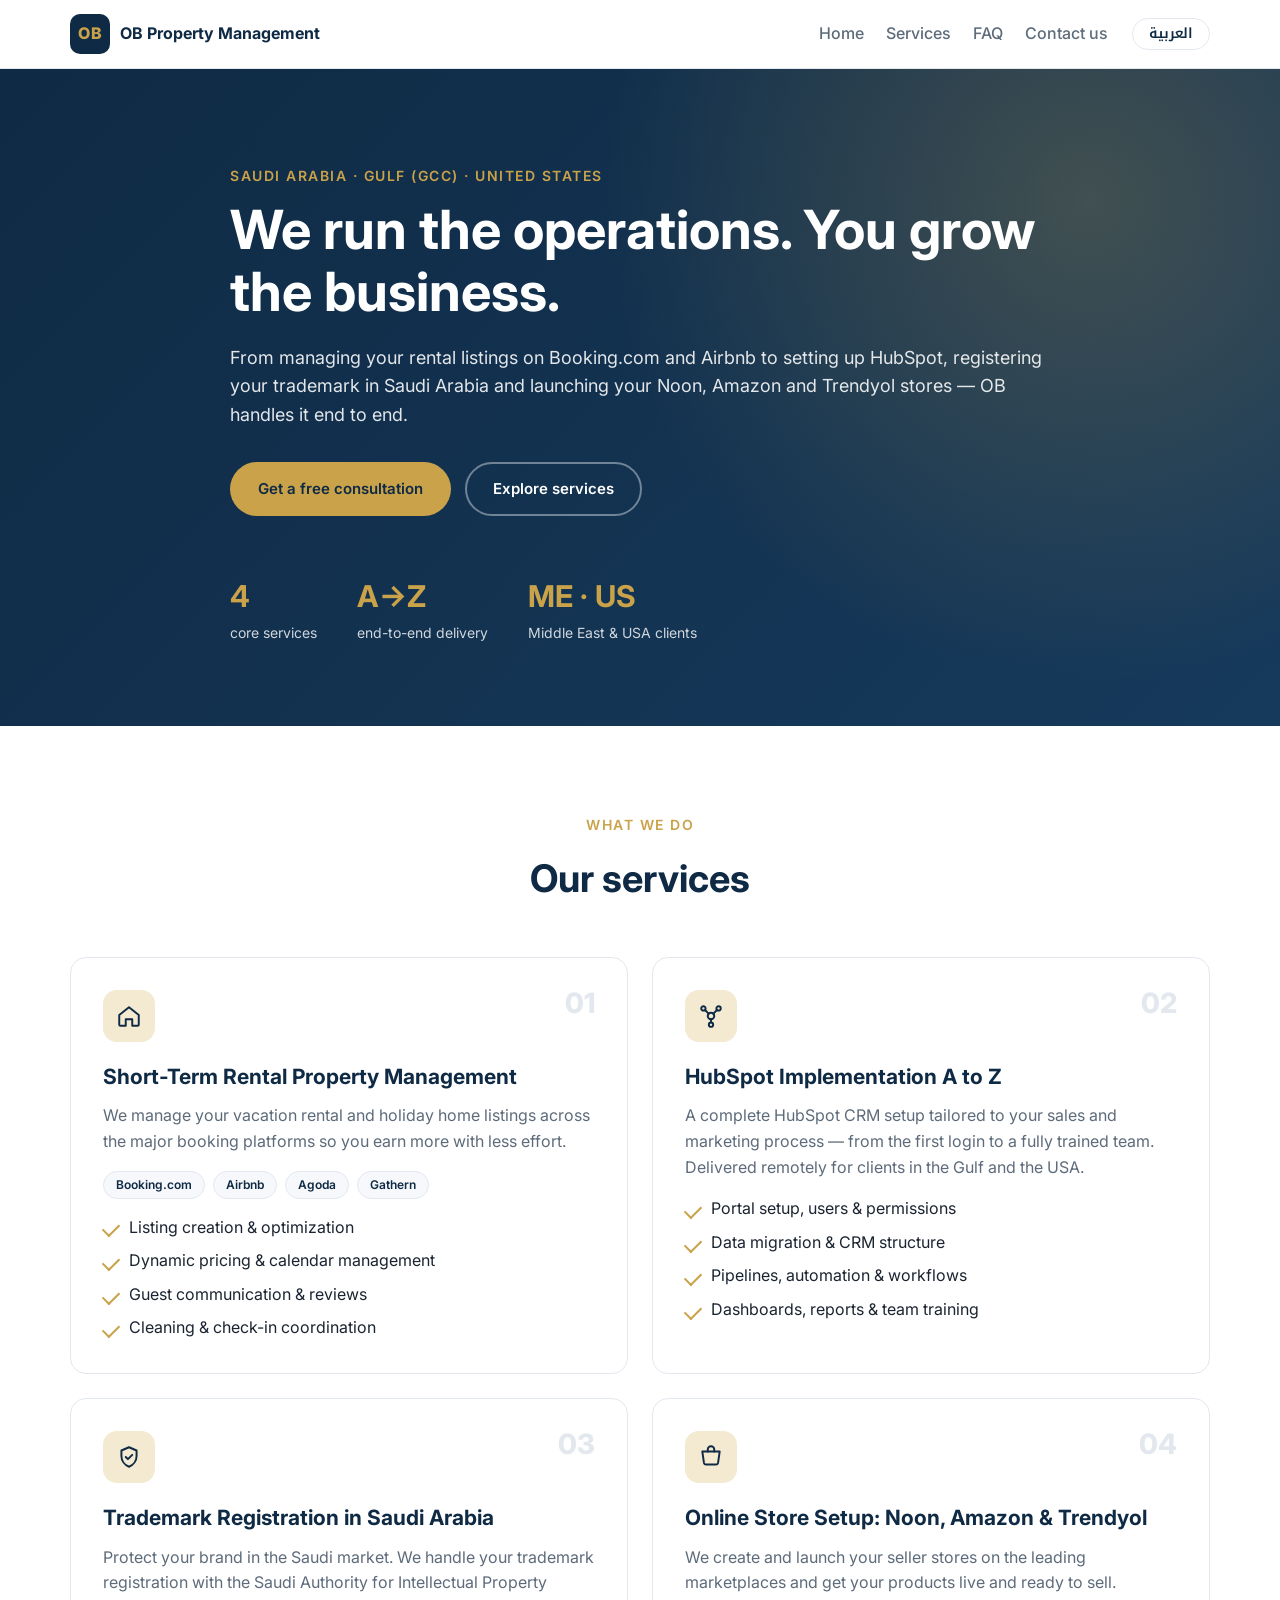
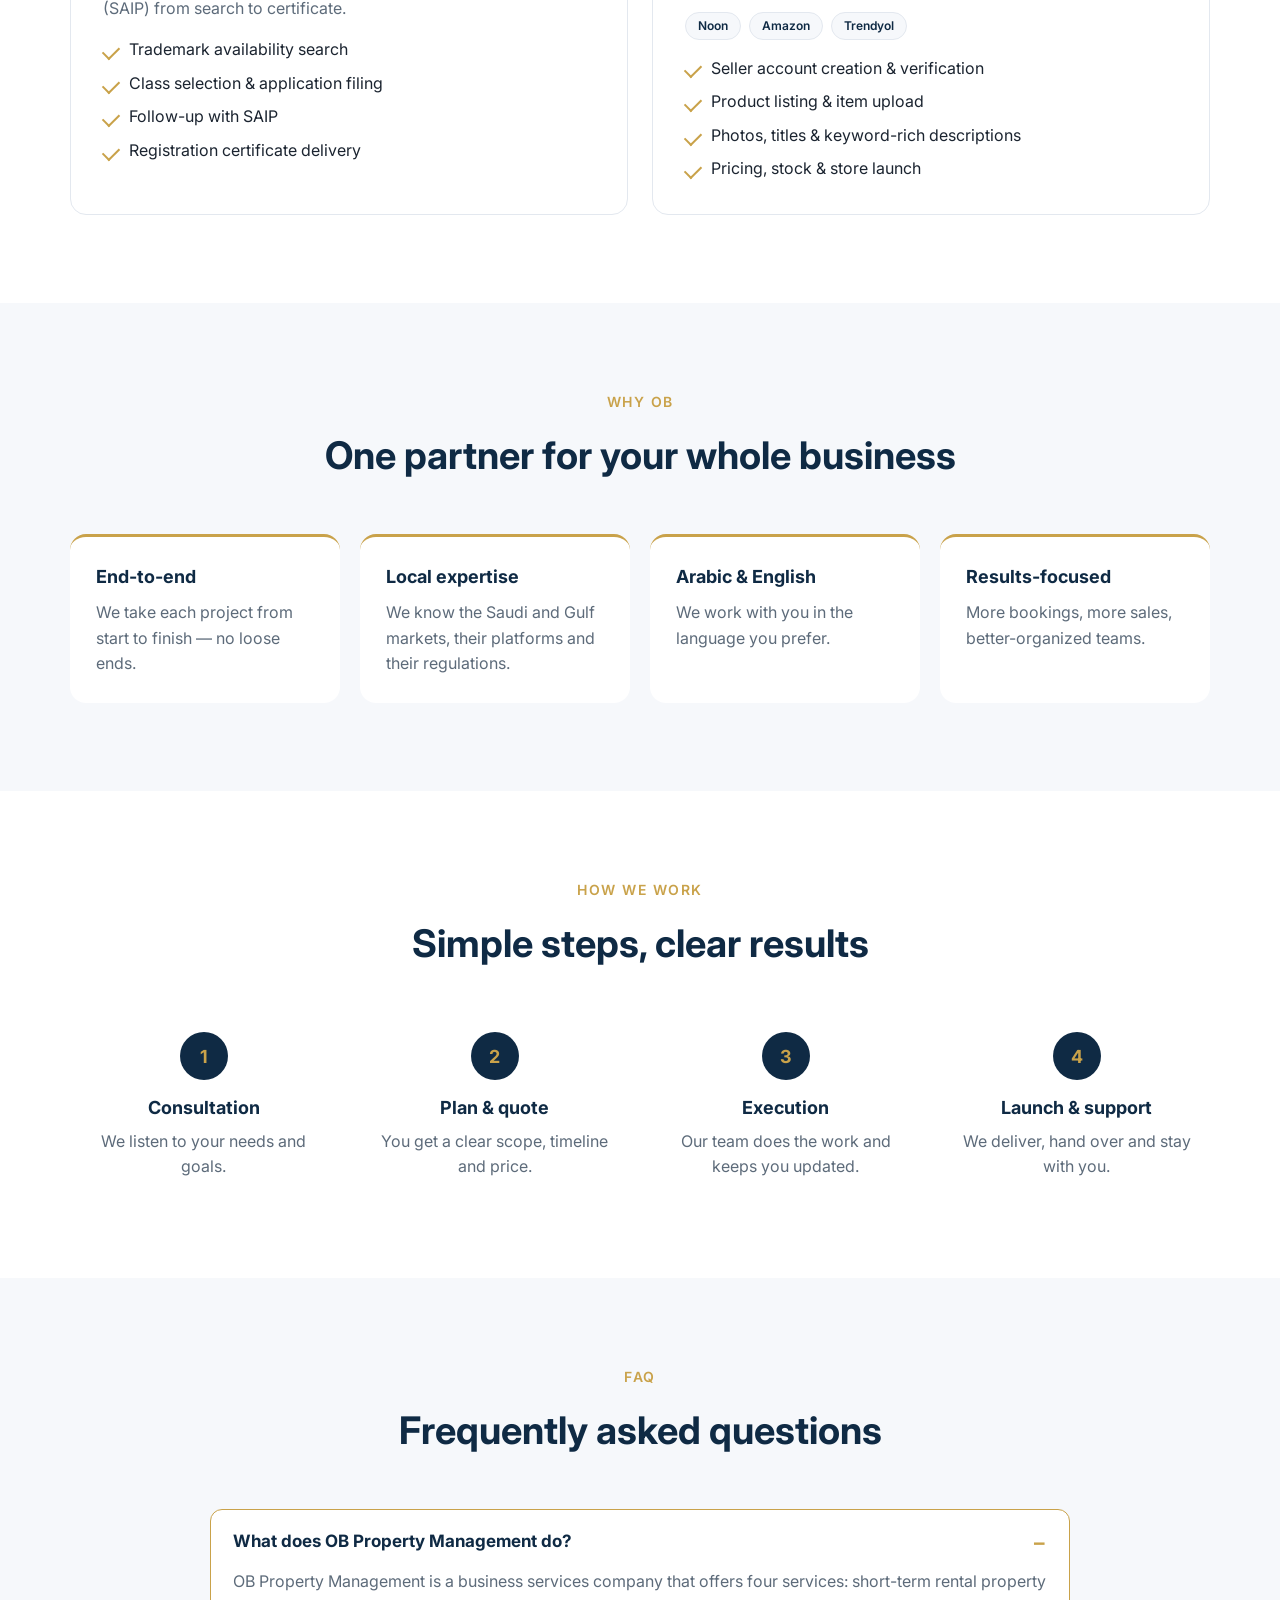
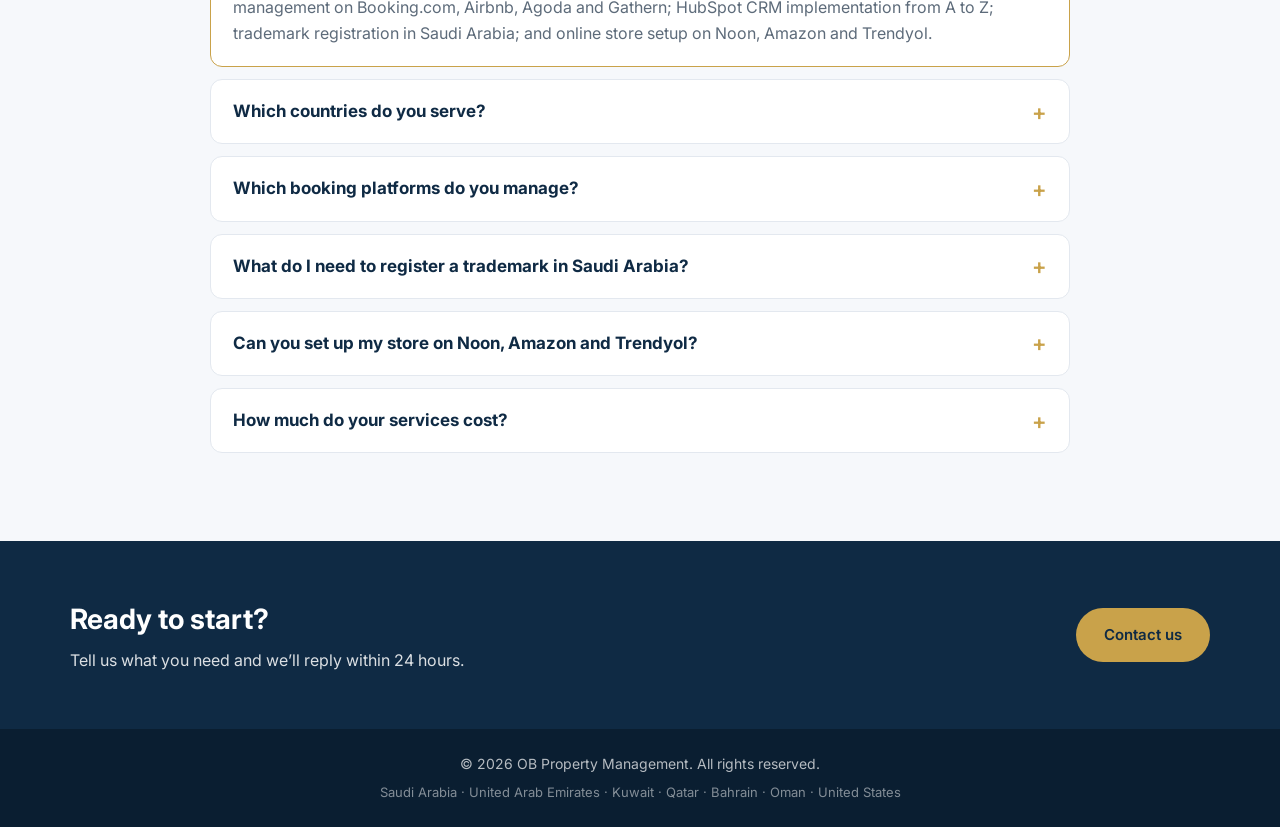
<file: index.html>
<!doctype html>
<html lang="en" dir="ltr">
<head>
  <meta charset="utf-8">
  <meta name="viewport" content="width=device-width, initial-scale=1">
  <title>OB Property Management | Airbnb &amp; Booking.com Management, HubSpot, Trademarks &amp; Online Stores</title>
  <meta name="description" content="OB Property Management serves Saudi Arabia, the Gulf and the USA: short-term rental management on Booking.com, Airbnb, Agoda and Gathern, HubSpot implementation, Saudi trademark registration, and Noon, Amazon &amp; Trendyol store setup.">
  <meta name="robots" content="index, follow, max-image-preview:large">
  <link rel="canonical" href="https://www.ob-pm.com/">
  <link rel="alternate" hreflang="en" href="https://www.ob-pm.com/">
  <link rel="alternate" hreflang="ar" href="https://www.ob-pm.com/ar/">
  <link rel="alternate" hreflang="x-default" href="https://www.ob-pm.com/">
  <meta property="og:type" content="website">
  <meta property="og:site_name" content="OB Property Management">
  <meta property="og:title" content="OB Property Management | Airbnb &amp; Booking.com Management, HubSpot, Trademarks &amp; Online Stores">
  <meta property="og:description" content="OB Property Management serves Saudi Arabia, the Gulf and the USA: short-term rental management on Booking.com, Airbnb, Agoda and Gathern, HubSpot implementation, Saudi trademark registration, and Noon, Amazon &amp; Trendyol store setup.">
  <meta property="og:url" content="https://www.ob-pm.com/">
  <meta property="og:image" content="https://www.ob-pm.com/og-image.png">
  <meta property="og:locale" content="en_US">
  <meta property="og:locale:alternate" content="ar_SA">
  <meta name="twitter:card" content="summary_large_image">
  <link rel="icon" href="favicon.svg" type="image/svg+xml">
  <link rel="preconnect" href="https://fonts.googleapis.com">
  <link rel="preconnect" href="https://fonts.gstatic.com" crossorigin>
  <link href="https://fonts.googleapis.com/css2?family=Inter:wght@400;500;600;700;800&family=Noto+Kufi+Arabic:wght@400;500;600;700;800&display=swap" rel="stylesheet">
  <link rel="stylesheet" href="styles.css">
  <script type="application/ld+json">
{
  "@context": "https://schema.org",
  "@graph": [
    {
      "@type": "Organization",
      "@id": "https://www.ob-pm.com/#organization",
      "name": "OB Property Management",
      "alternateName": "OB لإدارة العقارات",
      "url": "https://www.ob-pm.com/",
      "logo": "https://www.ob-pm.com/favicon.svg",
      "image": "https://www.ob-pm.com/og-image.png",
      "description": "OB Property Management serves Saudi Arabia, the Gulf and the USA: short-term rental management on Booking.com, Airbnb, Agoda and Gathern, HubSpot implementation, Saudi trademark registration, and Noon, Amazon & Trendyol store setup.",
      "email": "info@ob-pm.com",
      "telephone": "+966 50 000 0000",
      "areaServed": [
        {
          "@type": "Country",
          "name": "Saudi Arabia"
        },
        {
          "@type": "Country",
          "name": "United Arab Emirates"
        },
        {
          "@type": "Country",
          "name": "Kuwait"
        },
        {
          "@type": "Country",
          "name": "Qatar"
        },
        {
          "@type": "Country",
          "name": "Bahrain"
        },
        {
          "@type": "Country",
          "name": "Oman"
        },
        {
          "@type": "Country",
          "name": "United States"
        }
      ],
      "knowsLanguage": [
        "ar",
        "en"
      ],
      "contactPoint": {
        "@type": "ContactPoint",
        "contactType": "customer service",
        "telephone": "+966 50 000 0000",
        "email": "info@ob-pm.com",
        "availableLanguage": [
          "Arabic",
          "English"
        ],
        "areaServed": [
          "SA",
          "AE",
          "KW",
          "QA",
          "BH",
          "OM",
          "US"
        ]
      }
    },
    {
      "@type": "WebSite",
      "@id": "https://www.ob-pm.com/#website",
      "url": "https://www.ob-pm.com/",
      "name": "OB Property Management",
      "inLanguage": [
        "en",
        "ar"
      ],
      "publisher": {
        "@id": "https://www.ob-pm.com/#organization"
      }
    },
    {
      "@type": "WebPage",
      "@id": "https://www.ob-pm.com/#webpage",
      "url": "https://www.ob-pm.com/",
      "name": "OB Property Management | Airbnb & Booking.com Management, HubSpot, Trademarks & Online Stores",
      "description": "OB Property Management serves Saudi Arabia, the Gulf and the USA: short-term rental management on Booking.com, Airbnb, Agoda and Gathern, HubSpot implementation, Saudi trademark registration, and Noon, Amazon & Trendyol store setup.",
      "inLanguage": "en",
      "isPartOf": {
        "@id": "https://www.ob-pm.com/#website"
      },
      "about": {
        "@id": "https://www.ob-pm.com/#organization"
      }
    },
    {
      "@type": "Service",
      "@id": "https://www.ob-pm.com/#rental",
      "name": "Short-Term Rental Property Management",
      "description": "We manage your vacation rental and holiday home listings across the major booking platforms so you earn more with less effort.",
      "serviceType": "Short-Term Rental Property Management",
      "provider": {
        "@id": "https://www.ob-pm.com/#organization"
      },
      "areaServed": [
        {
          "@type": "Country",
          "name": "Saudi Arabia"
        },
        {
          "@type": "Country",
          "name": "United Arab Emirates"
        },
        {
          "@type": "Country",
          "name": "Kuwait"
        },
        {
          "@type": "Country",
          "name": "Qatar"
        },
        {
          "@type": "Country",
          "name": "Bahrain"
        },
        {
          "@type": "Country",
          "name": "Oman"
        },
        {
          "@type": "Country",
          "name": "United States"
        }
      ],
      "inLanguage": "en"
    },
    {
      "@type": "Service",
      "@id": "https://www.ob-pm.com/#hubspot",
      "name": "HubSpot Implementation A to Z",
      "description": "A complete HubSpot CRM setup tailored to your sales and marketing process — from the first login to a fully trained team. Delivered remotely for clients in the Gulf and the USA.",
      "serviceType": "HubSpot Implementation A to Z",
      "provider": {
        "@id": "https://www.ob-pm.com/#organization"
      },
      "areaServed": [
        {
          "@type": "Country",
          "name": "Saudi Arabia"
        },
        {
          "@type": "Country",
          "name": "United Arab Emirates"
        },
        {
          "@type": "Country",
          "name": "Kuwait"
        },
        {
          "@type": "Country",
          "name": "Qatar"
        },
        {
          "@type": "Country",
          "name": "Bahrain"
        },
        {
          "@type": "Country",
          "name": "Oman"
        },
        {
          "@type": "Country",
          "name": "United States"
        }
      ],
      "inLanguage": "en"
    },
    {
      "@type": "Service",
      "@id": "https://www.ob-pm.com/#trademark",
      "name": "Trademark Registration in Saudi Arabia",
      "description": "Protect your brand in the Saudi market. We handle your trademark registration with the Saudi Authority for Intellectual Property (SAIP) from search to certificate.",
      "serviceType": "Trademark Registration in Saudi Arabia",
      "provider": {
        "@id": "https://www.ob-pm.com/#organization"
      },
      "areaServed": {
        "@type": "Country",
        "name": "Saudi Arabia"
      },
      "inLanguage": "en"
    },
    {
      "@type": "Service",
      "@id": "https://www.ob-pm.com/#stores",
      "name": "Online Store Setup: Noon, Amazon & Trendyol",
      "description": "We create and launch your seller stores on the leading marketplaces and get your products live and ready to sell.",
      "serviceType": "Online Store Setup: Noon, Amazon & Trendyol",
      "provider": {
        "@id": "https://www.ob-pm.com/#organization"
      },
      "areaServed": [
        {
          "@type": "Country",
          "name": "Saudi Arabia"
        },
        {
          "@type": "Country",
          "name": "United Arab Emirates"
        },
        {
          "@type": "Country",
          "name": "Kuwait"
        },
        {
          "@type": "Country",
          "name": "Qatar"
        },
        {
          "@type": "Country",
          "name": "Bahrain"
        },
        {
          "@type": "Country",
          "name": "Oman"
        },
        {
          "@type": "Country",
          "name": "United States"
        }
      ],
      "inLanguage": "en"
    },
    {
      "@type": "FAQPage",
      "@id": "https://www.ob-pm.com/#faq",
      "inLanguage": "en",
      "mainEntity": [
        {
          "@type": "Question",
          "name": "What does OB Property Management do?",
          "acceptedAnswer": {
            "@type": "Answer",
            "text": "OB Property Management is a business services company that offers four services: short-term rental property management on Booking.com, Airbnb, Agoda and Gathern; HubSpot CRM implementation from A to Z; trademark registration in Saudi Arabia; and online store setup on Noon, Amazon and Trendyol."
          }
        },
        {
          "@type": "Question",
          "name": "Which countries do you serve?",
          "acceptedAnswer": {
            "@type": "Answer",
            "text": "We serve clients in Saudi Arabia, the United Arab Emirates, Kuwait, Qatar, Bahrain, Oman and the United States. HubSpot implementation and Amazon store setup are delivered fully remotely."
          }
        },
        {
          "@type": "Question",
          "name": "Which booking platforms do you manage?",
          "acceptedAnswer": {
            "@type": "Answer",
            "text": "We manage vacation rental listings on Booking.com, Airbnb, Agoda and Gathern, including listing setup, pricing, calendars, guest messages and reviews."
          }
        },
        {
          "@type": "Question",
          "name": "What do I need to register a trademark in Saudi Arabia?",
          "acceptedAnswer": {
            "@type": "Answer",
            "text": "Usually your brand name or logo, the owner's details (for companies, the commercial registration) and the list of goods or services the mark will cover. We confirm the exact documents for your case and handle the filing and follow-up with the Saudi Authority for Intellectual Property (SAIP)."
          }
        },
        {
          "@type": "Question",
          "name": "Can you set up my store on Noon, Amazon and Trendyol?",
          "acceptedAnswer": {
            "@type": "Answer",
            "text": "Yes. We create and verify your seller account, upload your products with photos, titles and descriptions, set prices and stock, and launch the store."
          }
        },
        {
          "@type": "Question",
          "name": "How much do your services cost?",
          "acceptedAnswer": {
            "@type": "Answer",
            "text": "Pricing depends on the scope of each project. Contact us for a free consultation and we will send you a clear, fixed quote."
          }
        }
      ]
    }
  ]
}
</script>
</head>
<body>
  <a class="skip-link" href="#main">Skip to content</a>
  <header class="site-header">
    <div class="container nav">
      <a href="#top" class="brand" aria-label="OB Property Management">
        <span class="brand-mark">OB</span>
        <span class="brand-name">OB Property Management</span>
      </a>
      <nav class="nav-links" id="navLinks" aria-label="Main">
        <a href="#top">Home</a>
        <a href="#services">Services</a>
        <a href="#faq">FAQ</a>
        <a href="contact.html">Contact us</a>
      </nav>
      <a class="lang-link" href="ar/" hreflang="ar" lang="ar">العربية</a>
      <button class="menu-toggle" id="menuToggle" aria-label="Menu" aria-expanded="false" aria-controls="navLinks">
        <span></span><span></span><span></span>
      </button>
    </div>
  </header>
  <main id="main">
    <section class="hero" id="top">
      <div class="container hero-inner">
        <p class="eyebrow">Saudi Arabia · Gulf (GCC) · United States</p>
        <h1>We run the operations. You grow the business.</h1>
        <p class="lead">From managing your rental listings on Booking.com and Airbnb to setting up HubSpot, registering your trademark in Saudi Arabia and launching your Noon, Amazon and Trendyol stores — OB handles it end to end.</p>
        <div class="hero-cta">
          <a href="contact.html" class="btn btn-primary">Get a free consultation</a>
          <a href="#services" class="btn btn-ghost">Explore services</a>
        </div>
        <ul class="hero-stats">
          <li><strong>4</strong><span>core services</span></li>
          <li><strong>A→Z</strong><span>end-to-end delivery</span></li>
          <li><strong>ME · US</strong><span>Middle East & USA clients</span></li>
        </ul>
      </div>
    </section>

    <section id="services" class="section" aria-labelledby="services-title">
      <div class="container">
        <div class="section-head">
          <p class="eyebrow">What we do</p>
          <h2 id="services-title">Our services</h2>
        </div>
        <div class="services-grid">

          <article class="service-card" id="rental">
            <div class="service-icon" aria-hidden="true"><svg viewBox="0 0 24 24"><path d="M3 11l9-7 9 7v9a1 1 0 0 1-1 1h-5v-6H9v6H4a1 1 0 0 1-1-1z"/></svg></div>
            <span class="service-num" aria-hidden="true">01</span>
            <h3>Short-Term Rental Property Management</h3>
            <p>We manage your vacation rental and holiday home listings across the major booking platforms so you earn more with less effort.</p>
            <div class="platforms"><span>Booking.com</span><span>Airbnb</span><span>Agoda</span><span>Gathern</span></div>
            <ul class="features">
              <li>Listing creation & optimization</li>
              <li>Dynamic pricing & calendar management</li>
              <li>Guest communication & reviews</li>
              <li>Cleaning & check-in coordination</li>
            </ul>
          </article>

          <article class="service-card" id="hubspot">
            <div class="service-icon" aria-hidden="true"><svg viewBox="0 0 24 24"><circle cx="12" cy="12" r="3"/><circle cx="5" cy="5" r="2"/><circle cx="19" cy="5" r="2"/><circle cx="12" cy="20" r="2"/><path d="M6.5 6.5l3.5 3.5M17.5 6.5L14 10M12 15v3"/></svg></div>
            <span class="service-num" aria-hidden="true">02</span>
            <h3>HubSpot Implementation A to Z</h3>
            <p>A complete HubSpot CRM setup tailored to your sales and marketing process — from the first login to a fully trained team. Delivered remotely for clients in the Gulf and the USA.</p>
            <ul class="features">
              <li>Portal setup, users & permissions</li>
              <li>Data migration & CRM structure</li>
              <li>Pipelines, automation & workflows</li>
              <li>Dashboards, reports & team training</li>
            </ul>
          </article>

          <article class="service-card" id="trademark">
            <div class="service-icon" aria-hidden="true"><svg viewBox="0 0 24 24"><path d="M12 3l7 3v5c0 4.5-3 8.5-7 10-4-1.5-7-5.5-7-10V6z"/><path d="M9 12l2 2 4-4"/></svg></div>
            <span class="service-num" aria-hidden="true">03</span>
            <h3>Trademark Registration in Saudi Arabia</h3>
            <p>Protect your brand in the Saudi market. We handle your trademark registration with the Saudi Authority for Intellectual Property (SAIP) from search to certificate.</p>
            <ul class="features">
              <li>Trademark availability search</li>
              <li>Class selection & application filing</li>
              <li>Follow-up with SAIP</li>
              <li>Registration certificate delivery</li>
            </ul>
          </article>

          <article class="service-card" id="stores">
            <div class="service-icon" aria-hidden="true"><svg viewBox="0 0 24 24"><path d="M4 7h16l-1.5 10.5a2 2 0 0 1-2 1.5h-9a2 2 0 0 1-2-1.5z"/><path d="M9 7V5a3 3 0 0 1 6 0v2"/></svg></div>
            <span class="service-num" aria-hidden="true">04</span>
            <h3>Online Store Setup: Noon, Amazon & Trendyol</h3>
            <p>We create and launch your seller stores on the leading marketplaces and get your products live and ready to sell.</p>
            <div class="platforms"><span>Noon</span><span>Amazon</span><span>Trendyol</span></div>
            <ul class="features">
              <li>Seller account creation & verification</li>
              <li>Product listing & item upload</li>
              <li>Photos, titles & keyword-rich descriptions</li>
              <li>Pricing, stock & store launch</li>
            </ul>
          </article>
        </div>
      </div>
    </section>

    <section id="why" class="section section-alt" aria-labelledby="why-title">
      <div class="container">
        <div class="section-head">
          <p class="eyebrow">Why OB</p>
          <h2 id="why-title">One partner for your whole business</h2>
        </div>
        <div class="why-grid">
          <div class="why-item"><h3>End-to-end</h3><p>We take each project from start to finish — no loose ends.</p></div>
          <div class="why-item"><h3>Local expertise</h3><p>We know the Saudi and Gulf markets, their platforms and their regulations.</p></div>
          <div class="why-item"><h3>Arabic & English</h3><p>We work with you in the language you prefer.</p></div>
          <div class="why-item"><h3>Results-focused</h3><p>More bookings, more sales, better-organized teams.</p></div>
        </div>
      </div>
    </section>

    <section id="process" class="section" aria-labelledby="process-title">
      <div class="container">
        <div class="section-head">
          <p class="eyebrow">How we work</p>
          <h2 id="process-title">Simple steps, clear results</h2>
        </div>
        <ol class="steps">
          <li><span class="step-num">1</span><h3>Consultation</h3><p>We listen to your needs and goals.</p></li>
          <li><span class="step-num">2</span><h3>Plan & quote</h3><p>You get a clear scope, timeline and price.</p></li>
          <li><span class="step-num">3</span><h3>Execution</h3><p>Our team does the work and keeps you updated.</p></li>
          <li><span class="step-num">4</span><h3>Launch & support</h3><p>We deliver, hand over and stay with you.</p></li>
        </ol>
      </div>
    </section>

    <section id="faq" class="section section-alt" aria-labelledby="faq-title">
      <div class="container faq-container">
        <div class="section-head">
          <p class="eyebrow">FAQ</p>
          <h2 id="faq-title">Frequently asked questions</h2>
        </div>
        <div class="faq-list">
          <details open><summary><h3>What does OB Property Management do?</h3></summary><p>OB Property Management is a business services company that offers four services: short-term rental property management on Booking.com, Airbnb, Agoda and Gathern; HubSpot CRM implementation from A to Z; trademark registration in Saudi Arabia; and online store setup on Noon, Amazon and Trendyol.</p></details>
          <details><summary><h3>Which countries do you serve?</h3></summary><p>We serve clients in Saudi Arabia, the United Arab Emirates, Kuwait, Qatar, Bahrain, Oman and the United States. HubSpot implementation and Amazon store setup are delivered fully remotely.</p></details>
          <details><summary><h3>Which booking platforms do you manage?</h3></summary><p>We manage vacation rental listings on Booking.com, Airbnb, Agoda and Gathern, including listing setup, pricing, calendars, guest messages and reviews.</p></details>
          <details><summary><h3>What do I need to register a trademark in Saudi Arabia?</h3></summary><p>Usually your brand name or logo, the owner's details (for companies, the commercial registration) and the list of goods or services the mark will cover. We confirm the exact documents for your case and handle the filing and follow-up with the Saudi Authority for Intellectual Property (SAIP).</p></details>
          <details><summary><h3>Can you set up my store on Noon, Amazon and Trendyol?</h3></summary><p>Yes. We create and verify your seller account, upload your products with photos, titles and descriptions, set prices and stock, and launch the store.</p></details>
          <details><summary><h3>How much do your services cost?</h3></summary><p>Pricing depends on the scope of each project. Contact us for a free consultation and we will send you a clear, fixed quote.</p></details>
        </div>
      </div>
    </section>

    <section class="cta-band">
      <div class="container cta-inner">
        <div>
          <h2>Ready to start?</h2>
          <p>Tell us what you need and we’ll reply within 24 hours.</p>
        </div>
        <a href="contact.html" class="btn btn-primary">Contact us</a>
      </div>
    </section>
  </main>

  <footer class="site-footer">
    <div class="container footer-inner">
      <p>© <span id="year">2026</span> OB Property Management. All rights reserved.</p>
      <p class="footer-areas">Saudi Arabia · United Arab Emirates · Kuwait · Qatar · Bahrain · Oman · United States</p>
    </div>
  </footer>
  <script src="script.js"></script>
</body>
</html>
</file>
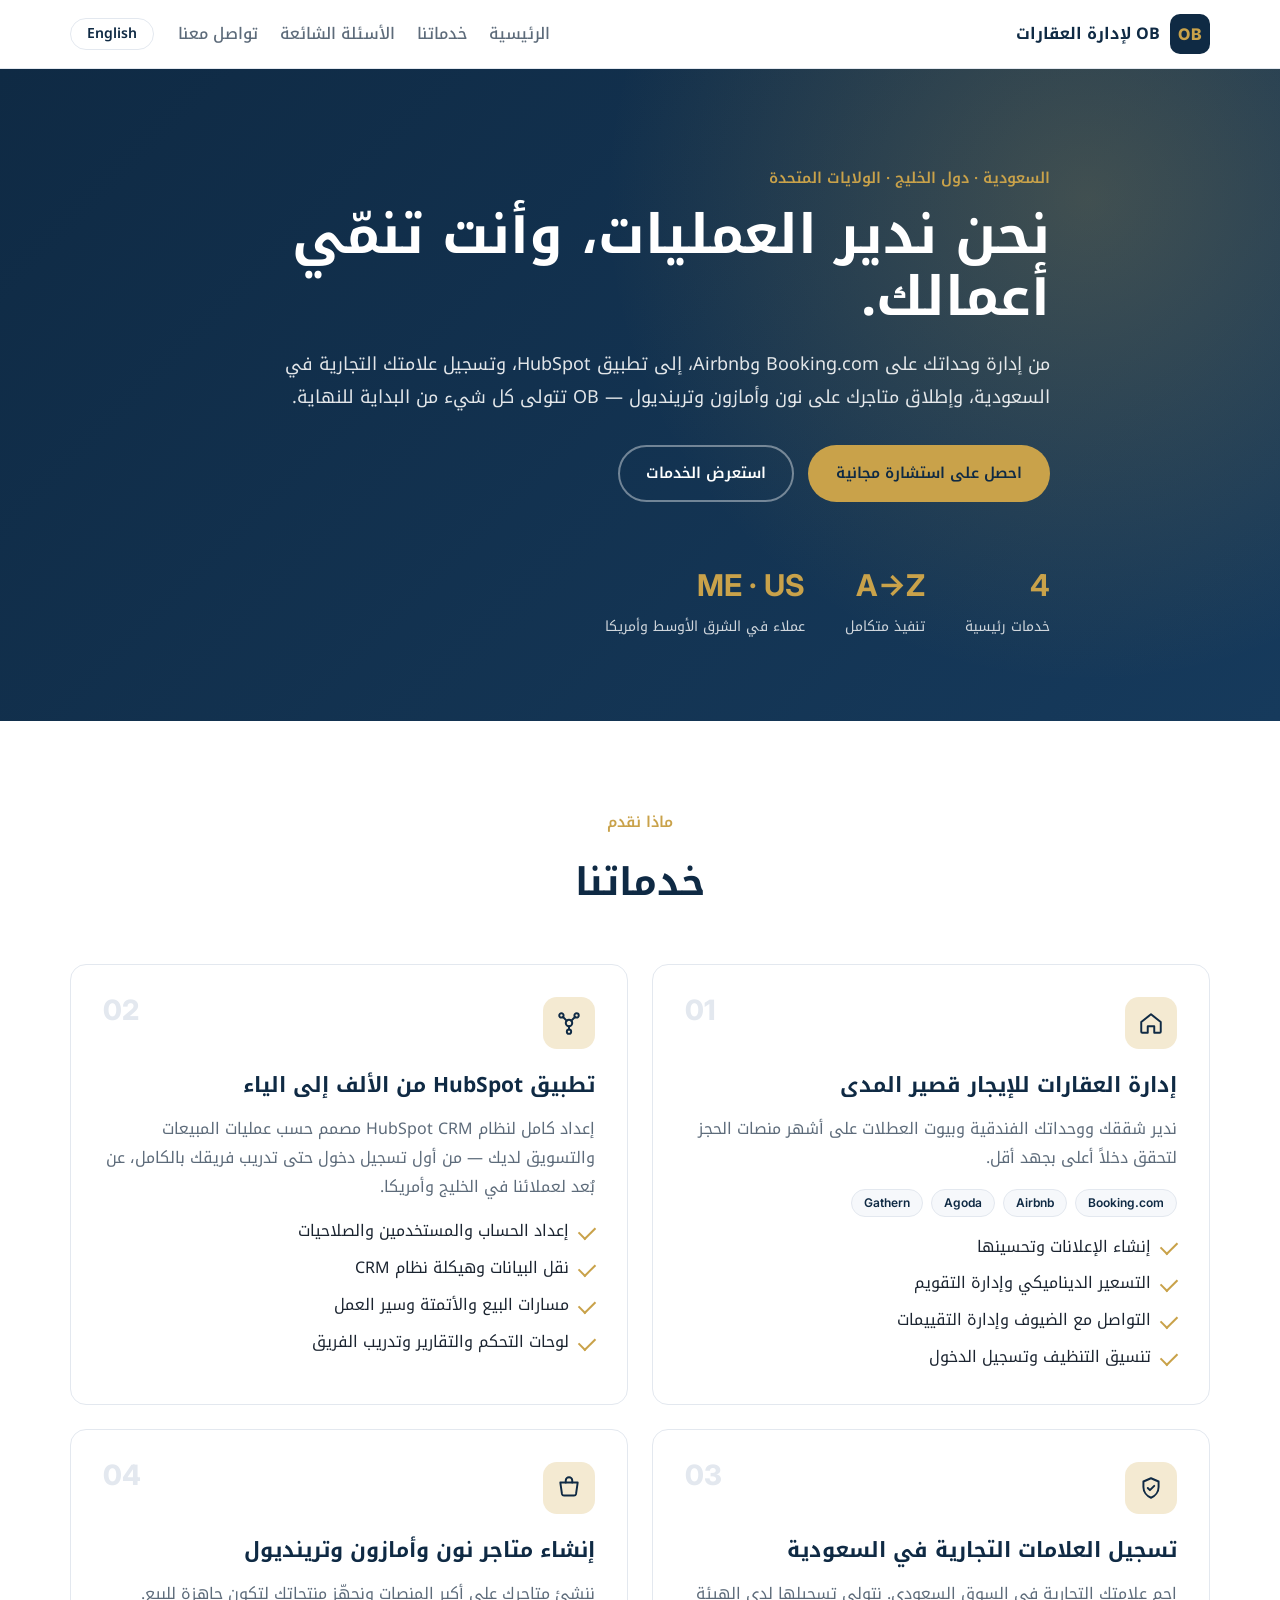
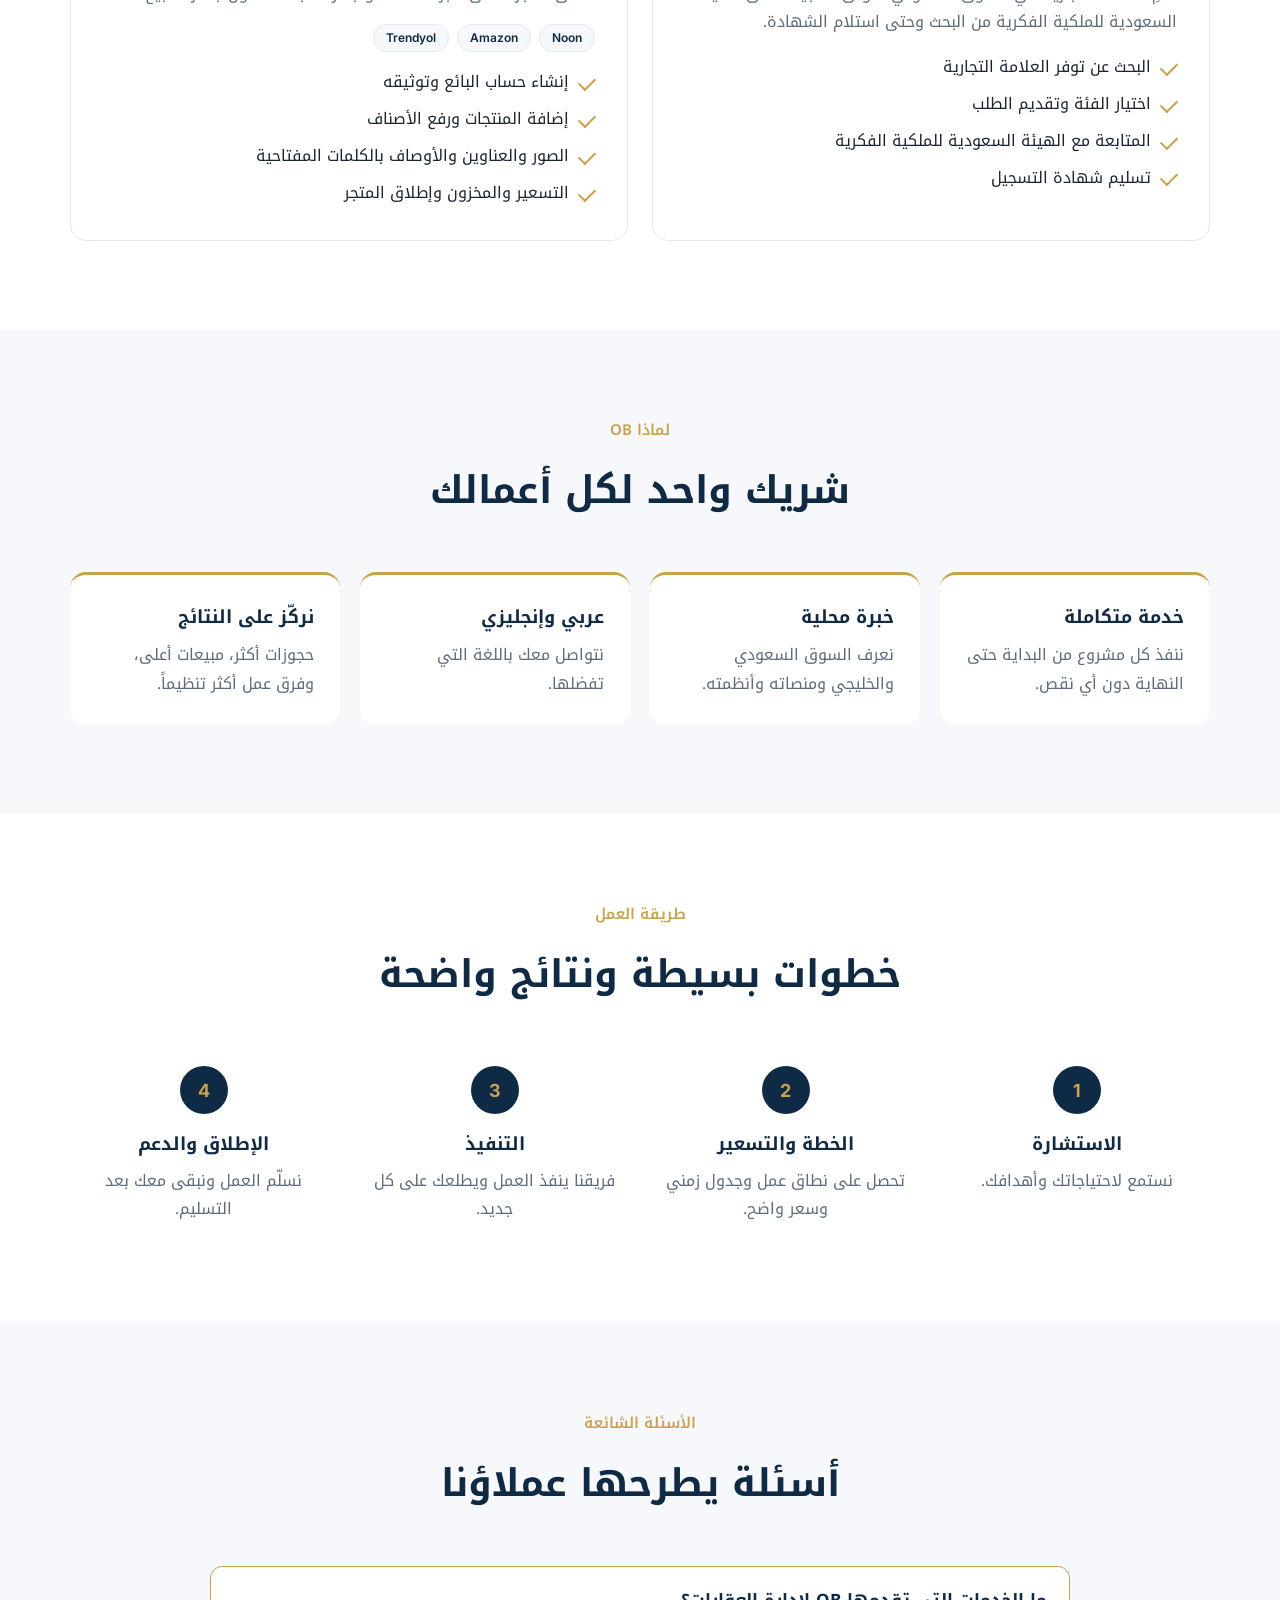
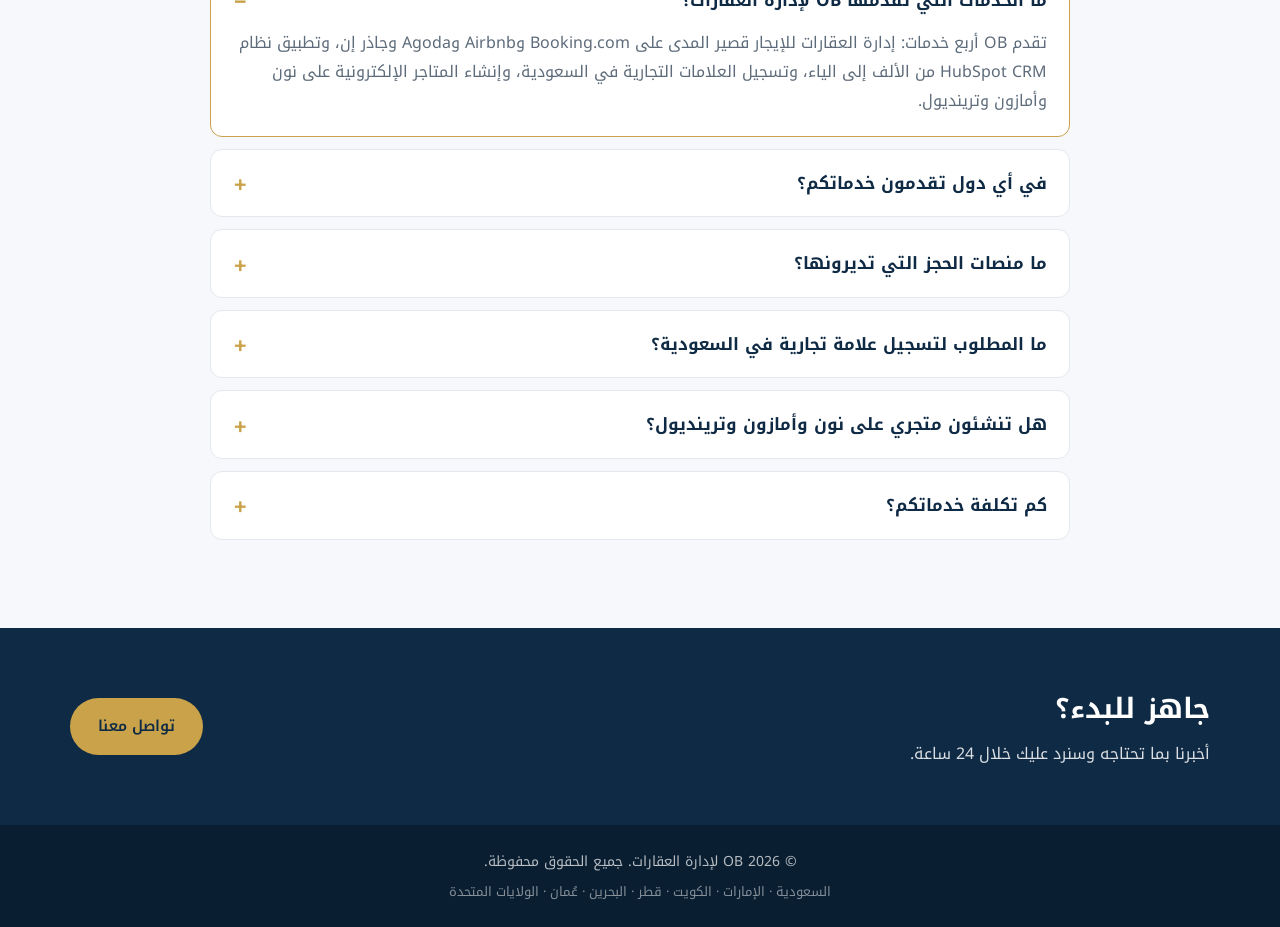
<file: ar/index.html>
<!doctype html>
<html lang="ar" dir="rtl">
<head>
  <meta charset="utf-8">
  <meta name="viewport" content="width=device-width, initial-scale=1">
  <title>OB لإدارة العقارات | إدارة Airbnb وBooking.com وتطبيق HubSpot وتسجيل العلامات التجارية والمتاجر الإلكترونية</title>
  <meta name="description" content="OB لإدارة العقارات في السعودية والخليج وأمريكا: إدارة وحدات الإيجار قصير المدى على Booking.com وAirbnb وAgoda وجاذر إن، وتطبيق HubSpot، وتسجيل العلامات التجارية في السعودية، وإنشاء متاجر نون وأمازون وترينديول.">
  <meta name="robots" content="index, follow, max-image-preview:large">
  <link rel="canonical" href="https://www.ob-pm.com/ar/">
  <link rel="alternate" hreflang="en" href="https://www.ob-pm.com/">
  <link rel="alternate" hreflang="ar" href="https://www.ob-pm.com/ar/">
  <link rel="alternate" hreflang="x-default" href="https://www.ob-pm.com/">
  <meta property="og:type" content="website">
  <meta property="og:site_name" content="OB لإدارة العقارات">
  <meta property="og:title" content="OB لإدارة العقارات | إدارة Airbnb وBooking.com وتطبيق HubSpot وتسجيل العلامات التجارية والمتاجر الإلكترونية">
  <meta property="og:description" content="OB لإدارة العقارات في السعودية والخليج وأمريكا: إدارة وحدات الإيجار قصير المدى على Booking.com وAirbnb وAgoda وجاذر إن، وتطبيق HubSpot، وتسجيل العلامات التجارية في السعودية، وإنشاء متاجر نون وأمازون وترينديول.">
  <meta property="og:url" content="https://www.ob-pm.com/ar/">
  <meta property="og:image" content="https://www.ob-pm.com/og-image.png">
  <meta property="og:locale" content="ar_SA">
  <meta property="og:locale:alternate" content="en_US">
  <meta name="twitter:card" content="summary_large_image">
  <link rel="icon" href="../favicon.svg" type="image/svg+xml">
  <link rel="preconnect" href="https://fonts.googleapis.com">
  <link rel="preconnect" href="https://fonts.gstatic.com" crossorigin>
  <link href="https://fonts.googleapis.com/css2?family=Inter:wght@400;500;600;700;800&family=Noto+Kufi+Arabic:wght@400;500;600;700;800&display=swap" rel="stylesheet">
  <link rel="stylesheet" href="../styles.css">
  <script type="application/ld+json">
{
  "@context": "https://schema.org",
  "@graph": [
    {
      "@type": "Organization",
      "@id": "https://www.ob-pm.com/#organization",
      "name": "OB Property Management",
      "alternateName": "OB لإدارة العقارات",
      "url": "https://www.ob-pm.com/",
      "logo": "https://www.ob-pm.com/favicon.svg",
      "image": "https://www.ob-pm.com/og-image.png",
      "description": "OB لإدارة العقارات في السعودية والخليج وأمريكا: إدارة وحدات الإيجار قصير المدى على Booking.com وAirbnb وAgoda وجاذر إن، وتطبيق HubSpot، وتسجيل العلامات التجارية في السعودية، وإنشاء متاجر نون وأمازون وترينديول.",
      "email": "info@ob-pm.com",
      "telephone": "+966 50 000 0000",
      "areaServed": [
        {
          "@type": "Country",
          "name": "Saudi Arabia"
        },
        {
          "@type": "Country",
          "name": "United Arab Emirates"
        },
        {
          "@type": "Country",
          "name": "Kuwait"
        },
        {
          "@type": "Country",
          "name": "Qatar"
        },
        {
          "@type": "Country",
          "name": "Bahrain"
        },
        {
          "@type": "Country",
          "name": "Oman"
        },
        {
          "@type": "Country",
          "name": "United States"
        }
      ],
      "knowsLanguage": [
        "ar",
        "en"
      ],
      "contactPoint": {
        "@type": "ContactPoint",
        "contactType": "customer service",
        "telephone": "+966 50 000 0000",
        "email": "info@ob-pm.com",
        "availableLanguage": [
          "Arabic",
          "English"
        ],
        "areaServed": [
          "SA",
          "AE",
          "KW",
          "QA",
          "BH",
          "OM",
          "US"
        ]
      }
    },
    {
      "@type": "WebSite",
      "@id": "https://www.ob-pm.com/#website",
      "url": "https://www.ob-pm.com/",
      "name": "OB Property Management",
      "inLanguage": [
        "en",
        "ar"
      ],
      "publisher": {
        "@id": "https://www.ob-pm.com/#organization"
      }
    },
    {
      "@type": "WebPage",
      "@id": "https://www.ob-pm.com/ar/#webpage",
      "url": "https://www.ob-pm.com/ar/",
      "name": "OB لإدارة العقارات | إدارة Airbnb وBooking.com وتطبيق HubSpot وتسجيل العلامات التجارية والمتاجر الإلكترونية",
      "description": "OB لإدارة العقارات في السعودية والخليج وأمريكا: إدارة وحدات الإيجار قصير المدى على Booking.com وAirbnb وAgoda وجاذر إن، وتطبيق HubSpot، وتسجيل العلامات التجارية في السعودية، وإنشاء متاجر نون وأمازون وترينديول.",
      "inLanguage": "ar",
      "isPartOf": {
        "@id": "https://www.ob-pm.com/#website"
      },
      "about": {
        "@id": "https://www.ob-pm.com/#organization"
      }
    },
    {
      "@type": "Service",
      "@id": "https://www.ob-pm.com/ar/#rental",
      "name": "إدارة العقارات للإيجار قصير المدى",
      "description": "ندير شققك ووحداتك الفندقية وبيوت العطلات على أشهر منصات الحجز لتحقق دخلاً أعلى بجهد أقل.",
      "serviceType": "إدارة العقارات للإيجار قصير المدى",
      "provider": {
        "@id": "https://www.ob-pm.com/#organization"
      },
      "areaServed": [
        {
          "@type": "Country",
          "name": "Saudi Arabia"
        },
        {
          "@type": "Country",
          "name": "United Arab Emirates"
        },
        {
          "@type": "Country",
          "name": "Kuwait"
        },
        {
          "@type": "Country",
          "name": "Qatar"
        },
        {
          "@type": "Country",
          "name": "Bahrain"
        },
        {
          "@type": "Country",
          "name": "Oman"
        },
        {
          "@type": "Country",
          "name": "United States"
        }
      ],
      "inLanguage": "ar"
    },
    {
      "@type": "Service",
      "@id": "https://www.ob-pm.com/ar/#hubspot",
      "name": "تطبيق HubSpot من الألف إلى الياء",
      "description": "إعداد كامل لنظام HubSpot CRM مصمم حسب عمليات المبيعات والتسويق لديك — من أول تسجيل دخول حتى تدريب فريقك بالكامل، عن بُعد لعملائنا في الخليج وأمريكا.",
      "serviceType": "تطبيق HubSpot من الألف إلى الياء",
      "provider": {
        "@id": "https://www.ob-pm.com/#organization"
      },
      "areaServed": [
        {
          "@type": "Country",
          "name": "Saudi Arabia"
        },
        {
          "@type": "Country",
          "name": "United Arab Emirates"
        },
        {
          "@type": "Country",
          "name": "Kuwait"
        },
        {
          "@type": "Country",
          "name": "Qatar"
        },
        {
          "@type": "Country",
          "name": "Bahrain"
        },
        {
          "@type": "Country",
          "name": "Oman"
        },
        {
          "@type": "Country",
          "name": "United States"
        }
      ],
      "inLanguage": "ar"
    },
    {
      "@type": "Service",
      "@id": "https://www.ob-pm.com/ar/#trademark",
      "name": "تسجيل العلامات التجارية في السعودية",
      "description": "احمِ علامتك التجارية في السوق السعودي. نتولى تسجيلها لدى الهيئة السعودية للملكية الفكرية من البحث وحتى استلام الشهادة.",
      "serviceType": "تسجيل العلامات التجارية في السعودية",
      "provider": {
        "@id": "https://www.ob-pm.com/#organization"
      },
      "areaServed": {
        "@type": "Country",
        "name": "Saudi Arabia"
      },
      "inLanguage": "ar"
    },
    {
      "@type": "Service",
      "@id": "https://www.ob-pm.com/ar/#stores",
      "name": "إنشاء متاجر نون وأمازون وترينديول",
      "description": "ننشئ متاجرك على أكبر المنصات ونجهّز منتجاتك لتكون جاهزة للبيع.",
      "serviceType": "إنشاء متاجر نون وأمازون وترينديول",
      "provider": {
        "@id": "https://www.ob-pm.com/#organization"
      },
      "areaServed": [
        {
          "@type": "Country",
          "name": "Saudi Arabia"
        },
        {
          "@type": "Country",
          "name": "United Arab Emirates"
        },
        {
          "@type": "Country",
          "name": "Kuwait"
        },
        {
          "@type": "Country",
          "name": "Qatar"
        },
        {
          "@type": "Country",
          "name": "Bahrain"
        },
        {
          "@type": "Country",
          "name": "Oman"
        },
        {
          "@type": "Country",
          "name": "United States"
        }
      ],
      "inLanguage": "ar"
    },
    {
      "@type": "FAQPage",
      "@id": "https://www.ob-pm.com/ar/#faq",
      "inLanguage": "ar",
      "mainEntity": [
        {
          "@type": "Question",
          "name": "ما الخدمات التي تقدمها OB لإدارة العقارات؟",
          "acceptedAnswer": {
            "@type": "Answer",
            "text": "تقدم OB أربع خدمات: إدارة العقارات للإيجار قصير المدى على Booking.com وAirbnb وAgoda وجاذر إن، وتطبيق نظام HubSpot CRM من الألف إلى الياء، وتسجيل العلامات التجارية في السعودية، وإنشاء المتاجر الإلكترونية على نون وأمازون وترينديول."
          }
        },
        {
          "@type": "Question",
          "name": "في أي دول تقدمون خدماتكم؟",
          "acceptedAnswer": {
            "@type": "Answer",
            "text": "نخدم العملاء في السعودية والإمارات والكويت وقطر والبحرين وعُمان والولايات المتحدة. ونقدم خدمة تطبيق HubSpot وإنشاء متاجر أمازون عن بُعد بالكامل."
          }
        },
        {
          "@type": "Question",
          "name": "ما منصات الحجز التي تديرونها؟",
          "acceptedAnswer": {
            "@type": "Answer",
            "text": "ندير وحدات الإيجار على Booking.com وAirbnb وAgoda وجاذر إن، بما يشمل إنشاء الإعلان والتسعير والتقويم والرد على الضيوف والتقييمات."
          }
        },
        {
          "@type": "Question",
          "name": "ما المطلوب لتسجيل علامة تجارية في السعودية؟",
          "acceptedAnswer": {
            "@type": "Answer",
            "text": "عادةً اسم العلامة أو الشعار، وبيانات المالك (السجل التجاري للشركات)، وقائمة المنتجات أو الخدمات التي ستغطيها العلامة. نؤكد لك المستندات المطلوبة لحالتك ونتولى تقديم الطلب ومتابعته مع الهيئة السعودية للملكية الفكرية."
          }
        },
        {
          "@type": "Question",
          "name": "هل تنشئون متجري على نون وأمازون وترينديول؟",
          "acceptedAnswer": {
            "@type": "Answer",
            "text": "نعم. ننشئ حساب البائع ونوثقه، ونرفع منتجاتك بالصور والعناوين والأوصاف، ونضبط الأسعار والمخزون، ثم نطلق المتجر."
          }
        },
        {
          "@type": "Question",
          "name": "كم تكلفة خدماتكم؟",
          "acceptedAnswer": {
            "@type": "Answer",
            "text": "تعتمد التكلفة على نطاق كل مشروع. تواصل معنا للحصول على استشارة مجانية وسنرسل لك عرض سعر واضحاً وثابتاً."
          }
        }
      ]
    }
  ]
}
</script>
</head>
<body>
  <a class="skip-link" href="#main">انتقل إلى المحتوى</a>
  <header class="site-header">
    <div class="container nav">
      <a href="#top" class="brand" aria-label="OB لإدارة العقارات">
        <span class="brand-mark">OB</span>
        <span class="brand-name">OB لإدارة العقارات</span>
      </a>
      <nav class="nav-links" id="navLinks" aria-label="القائمة الرئيسية">
        <a href="#top">الرئيسية</a>
        <a href="#services">خدماتنا</a>
        <a href="#faq">الأسئلة الشائعة</a>
        <a href="contact.html">تواصل معنا</a>
      </nav>
      <a class="lang-link" href="../" hreflang="en" lang="en">English</a>
      <button class="menu-toggle" id="menuToggle" aria-label="Menu" aria-expanded="false" aria-controls="navLinks">
        <span></span><span></span><span></span>
      </button>
    </div>
  </header>
  <main id="main">
    <section class="hero" id="top">
      <div class="container hero-inner">
        <p class="eyebrow">السعودية · دول الخليج · الولايات المتحدة</p>
        <h1>نحن ندير العمليات، وأنت تنمّي أعمالك.</h1>
        <p class="lead">من إدارة وحداتك على Booking.com وAirbnb، إلى تطبيق HubSpot، وتسجيل علامتك التجارية في السعودية، وإطلاق متاجرك على نون وأمازون وترينديول — OB تتولى كل شيء من البداية للنهاية.</p>
        <div class="hero-cta">
          <a href="contact.html" class="btn btn-primary">احصل على استشارة مجانية</a>
          <a href="#services" class="btn btn-ghost">استعرض الخدمات</a>
        </div>
        <ul class="hero-stats">
          <li><strong>4</strong><span>خدمات رئيسية</span></li>
          <li><strong>A→Z</strong><span>تنفيذ متكامل</span></li>
          <li><strong>ME · US</strong><span>عملاء في الشرق الأوسط وأمريكا</span></li>
        </ul>
      </div>
    </section>

    <section id="services" class="section" aria-labelledby="services-title">
      <div class="container">
        <div class="section-head">
          <p class="eyebrow">ماذا نقدم</p>
          <h2 id="services-title">خدماتنا</h2>
        </div>
        <div class="services-grid">

          <article class="service-card" id="rental">
            <div class="service-icon" aria-hidden="true"><svg viewBox="0 0 24 24"><path d="M3 11l9-7 9 7v9a1 1 0 0 1-1 1h-5v-6H9v6H4a1 1 0 0 1-1-1z"/></svg></div>
            <span class="service-num" aria-hidden="true">01</span>
            <h3>إدارة العقارات للإيجار قصير المدى</h3>
            <p>ندير شققك ووحداتك الفندقية وبيوت العطلات على أشهر منصات الحجز لتحقق دخلاً أعلى بجهد أقل.</p>
            <div class="platforms"><span>Booking.com</span><span>Airbnb</span><span>Agoda</span><span>Gathern</span></div>
            <ul class="features">
              <li>إنشاء الإعلانات وتحسينها</li>
              <li>التسعير الديناميكي وإدارة التقويم</li>
              <li>التواصل مع الضيوف وإدارة التقييمات</li>
              <li>تنسيق التنظيف وتسجيل الدخول</li>
            </ul>
          </article>

          <article class="service-card" id="hubspot">
            <div class="service-icon" aria-hidden="true"><svg viewBox="0 0 24 24"><circle cx="12" cy="12" r="3"/><circle cx="5" cy="5" r="2"/><circle cx="19" cy="5" r="2"/><circle cx="12" cy="20" r="2"/><path d="M6.5 6.5l3.5 3.5M17.5 6.5L14 10M12 15v3"/></svg></div>
            <span class="service-num" aria-hidden="true">02</span>
            <h3>تطبيق HubSpot من الألف إلى الياء</h3>
            <p>إعداد كامل لنظام HubSpot CRM مصمم حسب عمليات المبيعات والتسويق لديك — من أول تسجيل دخول حتى تدريب فريقك بالكامل، عن بُعد لعملائنا في الخليج وأمريكا.</p>
            <ul class="features">
              <li>إعداد الحساب والمستخدمين والصلاحيات</li>
              <li>نقل البيانات وهيكلة نظام CRM</li>
              <li>مسارات البيع والأتمتة وسير العمل</li>
              <li>لوحات التحكم والتقارير وتدريب الفريق</li>
            </ul>
          </article>

          <article class="service-card" id="trademark">
            <div class="service-icon" aria-hidden="true"><svg viewBox="0 0 24 24"><path d="M12 3l7 3v5c0 4.5-3 8.5-7 10-4-1.5-7-5.5-7-10V6z"/><path d="M9 12l2 2 4-4"/></svg></div>
            <span class="service-num" aria-hidden="true">03</span>
            <h3>تسجيل العلامات التجارية في السعودية</h3>
            <p>احمِ علامتك التجارية في السوق السعودي. نتولى تسجيلها لدى الهيئة السعودية للملكية الفكرية من البحث وحتى استلام الشهادة.</p>
            <ul class="features">
              <li>البحث عن توفر العلامة التجارية</li>
              <li>اختيار الفئة وتقديم الطلب</li>
              <li>المتابعة مع الهيئة السعودية للملكية الفكرية</li>
              <li>تسليم شهادة التسجيل</li>
            </ul>
          </article>

          <article class="service-card" id="stores">
            <div class="service-icon" aria-hidden="true"><svg viewBox="0 0 24 24"><path d="M4 7h16l-1.5 10.5a2 2 0 0 1-2 1.5h-9a2 2 0 0 1-2-1.5z"/><path d="M9 7V5a3 3 0 0 1 6 0v2"/></svg></div>
            <span class="service-num" aria-hidden="true">04</span>
            <h3>إنشاء متاجر نون وأمازون وترينديول</h3>
            <p>ننشئ متاجرك على أكبر المنصات ونجهّز منتجاتك لتكون جاهزة للبيع.</p>
            <div class="platforms"><span>Noon</span><span>Amazon</span><span>Trendyol</span></div>
            <ul class="features">
              <li>إنشاء حساب البائع وتوثيقه</li>
              <li>إضافة المنتجات ورفع الأصناف</li>
              <li>الصور والعناوين والأوصاف بالكلمات المفتاحية</li>
              <li>التسعير والمخزون وإطلاق المتجر</li>
            </ul>
          </article>
        </div>
      </div>
    </section>

    <section id="why" class="section section-alt" aria-labelledby="why-title">
      <div class="container">
        <div class="section-head">
          <p class="eyebrow">لماذا OB</p>
          <h2 id="why-title">شريك واحد لكل أعمالك</h2>
        </div>
        <div class="why-grid">
          <div class="why-item"><h3>خدمة متكاملة</h3><p>ننفذ كل مشروع من البداية حتى النهاية دون أي نقص.</p></div>
          <div class="why-item"><h3>خبرة محلية</h3><p>نعرف السوق السعودي والخليجي ومنصاته وأنظمته.</p></div>
          <div class="why-item"><h3>عربي وإنجليزي</h3><p>نتواصل معك باللغة التي تفضلها.</p></div>
          <div class="why-item"><h3>نركّز على النتائج</h3><p>حجوزات أكثر، مبيعات أعلى، وفرق عمل أكثر تنظيماً.</p></div>
        </div>
      </div>
    </section>

    <section id="process" class="section" aria-labelledby="process-title">
      <div class="container">
        <div class="section-head">
          <p class="eyebrow">طريقة العمل</p>
          <h2 id="process-title">خطوات بسيطة ونتائج واضحة</h2>
        </div>
        <ol class="steps">
          <li><span class="step-num">1</span><h3>الاستشارة</h3><p>نستمع لاحتياجاتك وأهدافك.</p></li>
          <li><span class="step-num">2</span><h3>الخطة والتسعير</h3><p>تحصل على نطاق عمل وجدول زمني وسعر واضح.</p></li>
          <li><span class="step-num">3</span><h3>التنفيذ</h3><p>فريقنا ينفذ العمل ويطلعك على كل جديد.</p></li>
          <li><span class="step-num">4</span><h3>الإطلاق والدعم</h3><p>نسلّم العمل ونبقى معك بعد التسليم.</p></li>
        </ol>
      </div>
    </section>

    <section id="faq" class="section section-alt" aria-labelledby="faq-title">
      <div class="container faq-container">
        <div class="section-head">
          <p class="eyebrow">الأسئلة الشائعة</p>
          <h2 id="faq-title">أسئلة يطرحها عملاؤنا</h2>
        </div>
        <div class="faq-list">
          <details open><summary><h3>ما الخدمات التي تقدمها OB لإدارة العقارات؟</h3></summary><p>تقدم OB أربع خدمات: إدارة العقارات للإيجار قصير المدى على Booking.com وAirbnb وAgoda وجاذر إن، وتطبيق نظام HubSpot CRM من الألف إلى الياء، وتسجيل العلامات التجارية في السعودية، وإنشاء المتاجر الإلكترونية على نون وأمازون وترينديول.</p></details>
          <details><summary><h3>في أي دول تقدمون خدماتكم؟</h3></summary><p>نخدم العملاء في السعودية والإمارات والكويت وقطر والبحرين وعُمان والولايات المتحدة. ونقدم خدمة تطبيق HubSpot وإنشاء متاجر أمازون عن بُعد بالكامل.</p></details>
          <details><summary><h3>ما منصات الحجز التي تديرونها؟</h3></summary><p>ندير وحدات الإيجار على Booking.com وAirbnb وAgoda وجاذر إن، بما يشمل إنشاء الإعلان والتسعير والتقويم والرد على الضيوف والتقييمات.</p></details>
          <details><summary><h3>ما المطلوب لتسجيل علامة تجارية في السعودية؟</h3></summary><p>عادةً اسم العلامة أو الشعار، وبيانات المالك (السجل التجاري للشركات)، وقائمة المنتجات أو الخدمات التي ستغطيها العلامة. نؤكد لك المستندات المطلوبة لحالتك ونتولى تقديم الطلب ومتابعته مع الهيئة السعودية للملكية الفكرية.</p></details>
          <details><summary><h3>هل تنشئون متجري على نون وأمازون وترينديول؟</h3></summary><p>نعم. ننشئ حساب البائع ونوثقه، ونرفع منتجاتك بالصور والعناوين والأوصاف، ونضبط الأسعار والمخزون، ثم نطلق المتجر.</p></details>
          <details><summary><h3>كم تكلفة خدماتكم؟</h3></summary><p>تعتمد التكلفة على نطاق كل مشروع. تواصل معنا للحصول على استشارة مجانية وسنرسل لك عرض سعر واضحاً وثابتاً.</p></details>
        </div>
      </div>
    </section>

    <section class="cta-band">
      <div class="container cta-inner">
        <div>
          <h2>جاهز للبدء؟</h2>
          <p>أخبرنا بما تحتاجه وسنرد عليك خلال 24 ساعة.</p>
        </div>
        <a href="contact.html" class="btn btn-primary">تواصل معنا</a>
      </div>
    </section>
  </main>

  <footer class="site-footer">
    <div class="container footer-inner">
      <p>© <span id="year">2026</span> OB لإدارة العقارات. جميع الحقوق محفوظة.</p>
      <p class="footer-areas">السعودية · الإمارات · الكويت · قطر · البحرين · عُمان · الولايات المتحدة</p>
    </div>
  </footer>
  <script src="../script.js"></script>
</body>
</html>
</file>
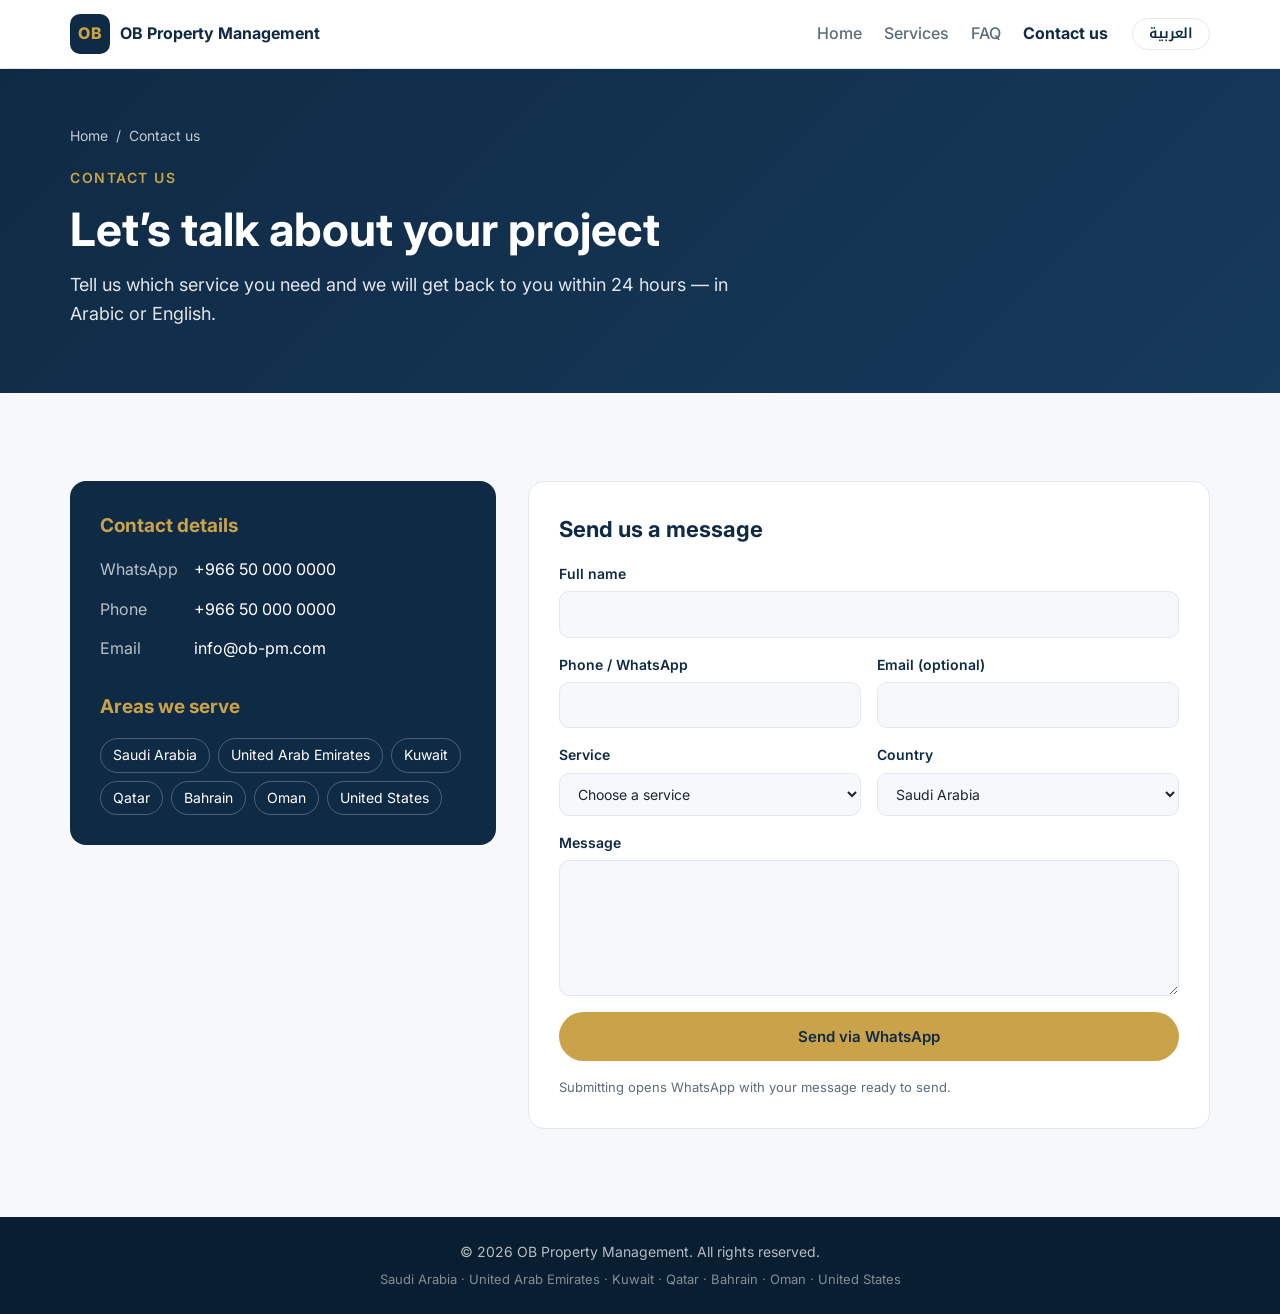
<file: contact.html>
<!doctype html>
<html lang="en" dir="ltr">
<head>
  <meta charset="utf-8">
  <meta name="viewport" content="width=device-width, initial-scale=1">
  <title>Contact OB Property Management | Saudi Arabia, Gulf &amp; USA</title>
  <meta name="description" content="Contact OB Property Management for rental property management, HubSpot implementation, Saudi trademark registration or Noon, Amazon &amp; Trendyol store setup. We reply within 24 hours.">
  <meta name="robots" content="index, follow, max-image-preview:large">
  <link rel="canonical" href="https://www.ob-pm.com/contact.html">
  <link rel="alternate" hreflang="en" href="https://www.ob-pm.com/contact.html">
  <link rel="alternate" hreflang="ar" href="https://www.ob-pm.com/ar/contact.html">
  <link rel="alternate" hreflang="x-default" href="https://www.ob-pm.com/contact.html">
  <meta property="og:type" content="website">
  <meta property="og:site_name" content="OB Property Management">
  <meta property="og:title" content="Contact OB Property Management | Saudi Arabia, Gulf &amp; USA">
  <meta property="og:description" content="Contact OB Property Management for rental property management, HubSpot implementation, Saudi trademark registration or Noon, Amazon &amp; Trendyol store setup. We reply within 24 hours.">
  <meta property="og:url" content="https://www.ob-pm.com/contact.html">
  <meta property="og:image" content="https://www.ob-pm.com/og-image.png">
  <meta property="og:locale" content="en_US">
  <meta property="og:locale:alternate" content="ar_SA">
  <meta name="twitter:card" content="summary_large_image">
  <link rel="icon" href="favicon.svg" type="image/svg+xml">
  <link rel="preconnect" href="https://fonts.googleapis.com">
  <link rel="preconnect" href="https://fonts.gstatic.com" crossorigin>
  <link href="https://fonts.googleapis.com/css2?family=Inter:wght@400;500;600;700;800&family=Noto+Kufi+Arabic:wght@400;500;600;700;800&display=swap" rel="stylesheet">
  <link rel="stylesheet" href="styles.css">
  <script type="application/ld+json">
{
  "@context": "https://schema.org",
  "@graph": [
    {
      "@type": "Organization",
      "@id": "https://www.ob-pm.com/#organization",
      "name": "OB Property Management",
      "alternateName": "OB لإدارة العقارات",
      "url": "https://www.ob-pm.com/",
      "logo": "https://www.ob-pm.com/favicon.svg",
      "image": "https://www.ob-pm.com/og-image.png",
      "description": "OB Property Management serves Saudi Arabia, the Gulf and the USA: short-term rental management on Booking.com, Airbnb, Agoda and Gathern, HubSpot implementation, Saudi trademark registration, and Noon, Amazon & Trendyol store setup.",
      "email": "info@ob-pm.com",
      "telephone": "+966 50 000 0000",
      "areaServed": [
        {
          "@type": "Country",
          "name": "Saudi Arabia"
        },
        {
          "@type": "Country",
          "name": "United Arab Emirates"
        },
        {
          "@type": "Country",
          "name": "Kuwait"
        },
        {
          "@type": "Country",
          "name": "Qatar"
        },
        {
          "@type": "Country",
          "name": "Bahrain"
        },
        {
          "@type": "Country",
          "name": "Oman"
        },
        {
          "@type": "Country",
          "name": "United States"
        }
      ],
      "knowsLanguage": [
        "ar",
        "en"
      ],
      "contactPoint": {
        "@type": "ContactPoint",
        "contactType": "customer service",
        "telephone": "+966 50 000 0000",
        "email": "info@ob-pm.com",
        "availableLanguage": [
          "Arabic",
          "English"
        ],
        "areaServed": [
          "SA",
          "AE",
          "KW",
          "QA",
          "BH",
          "OM",
          "US"
        ]
      }
    },
    {
      "@type": "ContactPage",
      "@id": "https://www.ob-pm.com/contact.html#webpage",
      "url": "https://www.ob-pm.com/contact.html",
      "name": "Contact OB Property Management | Saudi Arabia, Gulf & USA",
      "description": "Contact OB Property Management for rental property management, HubSpot implementation, Saudi trademark registration or Noon, Amazon & Trendyol store setup. We reply within 24 hours.",
      "inLanguage": "en",
      "about": {
        "@id": "https://www.ob-pm.com/#organization"
      }
    },
    {
      "@type": "BreadcrumbList",
      "itemListElement": [
        {
          "@type": "ListItem",
          "position": 1,
          "name": "Home",
          "item": "https://www.ob-pm.com/"
        },
        {
          "@type": "ListItem",
          "position": 2,
          "name": "Contact us",
          "item": "https://www.ob-pm.com/contact.html"
        }
      ]
    }
  ]
}
</script>
</head>
<body>
  <a class="skip-link" href="#main">Skip to content</a>
  <header class="site-header">
    <div class="container nav">
      <a href="./" class="brand" aria-label="OB Property Management">
        <span class="brand-mark">OB</span>
        <span class="brand-name">OB Property Management</span>
      </a>
      <nav class="nav-links" id="navLinks" aria-label="Main">
        <a href="./">Home</a>
        <a href="./#services">Services</a>
        <a href="./#faq">FAQ</a>
        <a href="contact.html" aria-current="page">Contact us</a>
      </nav>
      <a class="lang-link" href="ar/contact.html" hreflang="ar" lang="ar">العربية</a>
      <button class="menu-toggle" id="menuToggle" aria-label="Menu" aria-expanded="false" aria-controls="navLinks">
        <span></span><span></span><span></span>
      </button>
    </div>
  </header>
  <main id="main">
    <section class="page-hero">
      <div class="container">
        <nav class="breadcrumb" aria-label="Breadcrumb"><a href="./">Home</a><span aria-hidden="true">/</span><span aria-current="page">Contact us</span></nav>
        <p class="eyebrow">Contact us</p>
        <h1>Let’s talk about your project</h1>
        <p class="lead">Tell us which service you need and we will get back to you within 24 hours — in Arabic or English.</p>
      </div>
    </section>

    <section class="section contact-section">
      <div class="container contact-grid">
        <aside class="contact-card">
          <h2>Contact details</h2>
          <ul class="contact-list">
            <li><span>WhatsApp</span><a href="https://wa.me/966500000000" dir="ltr">+966 50 000 0000</a></li>
            <li><span>Phone</span><a href="tel:+966500000000" dir="ltr">+966 50 000 0000</a></li>
            <li><span>Email</span><a href="mailto:info@ob-pm.com" dir="ltr">info@ob-pm.com</a></li>
          </ul>
          <h2>Areas we serve</h2>
          <ul class="area-tags">
            <li>Saudi Arabia</li>
            <li>United Arab Emirates</li>
            <li>Kuwait</li>
            <li>Qatar</li>
            <li>Bahrain</li>
            <li>Oman</li>
            <li>United States</li>
          </ul>
        </aside>

        <form class="contact-form" id="contactForm" data-whatsapp="966500000000" data-intro="Hello OB Property Management, I'm interested in:">
          <h2>Send us a message</h2>
          <label><span>Full name</span><input name="name" autocomplete="name" required></label>
          <div class="form-row">
            <label><span>Phone / WhatsApp</span><input name="phone" type="tel" autocomplete="tel" dir="ltr" required></label>
            <label><span>Email (optional)</span><input name="email" type="email" autocomplete="email" dir="ltr"></label>
          </div>
          <div class="form-row">
            <label><span>Service</span>
              <select name="service" required>
                <option value="">Choose a service</option>
                <option value="rental">Short-Term Rental Property Management</option>
                <option value="hubspot">HubSpot Implementation A to Z</option>
                <option value="trademark">Trademark Registration in Saudi Arabia</option>
                <option value="stores">Online Store Setup: Noon, Amazon & Trendyol</option>
              </select>
            </label>
            <label><span>Country</span>
              <select name="country">
                <option value="SA">Saudi Arabia</option>
                <option value="AE">United Arab Emirates</option>
                <option value="KW">Kuwait</option>
                <option value="QA">Qatar</option>
                <option value="BH">Bahrain</option>
                <option value="OM">Oman</option>
                <option value="US">United States</option>
              </select>
            </label>
          </div>
          <label><span>Message</span><textarea name="message" rows="5"></textarea></label>
          <button type="submit" class="btn btn-primary">Send via WhatsApp</button>
          <p class="form-note">Submitting opens WhatsApp with your message ready to send.</p>
        </form>
      </div>
    </section>
  </main>

  <footer class="site-footer">
    <div class="container footer-inner">
      <p>© <span id="year">2026</span> OB Property Management. All rights reserved.</p>
      <p class="footer-areas">Saudi Arabia · United Arab Emirates · Kuwait · Qatar · Bahrain · Oman · United States</p>
    </div>
  </footer>
  <script src="script.js"></script>
</body>
</html>
</file>
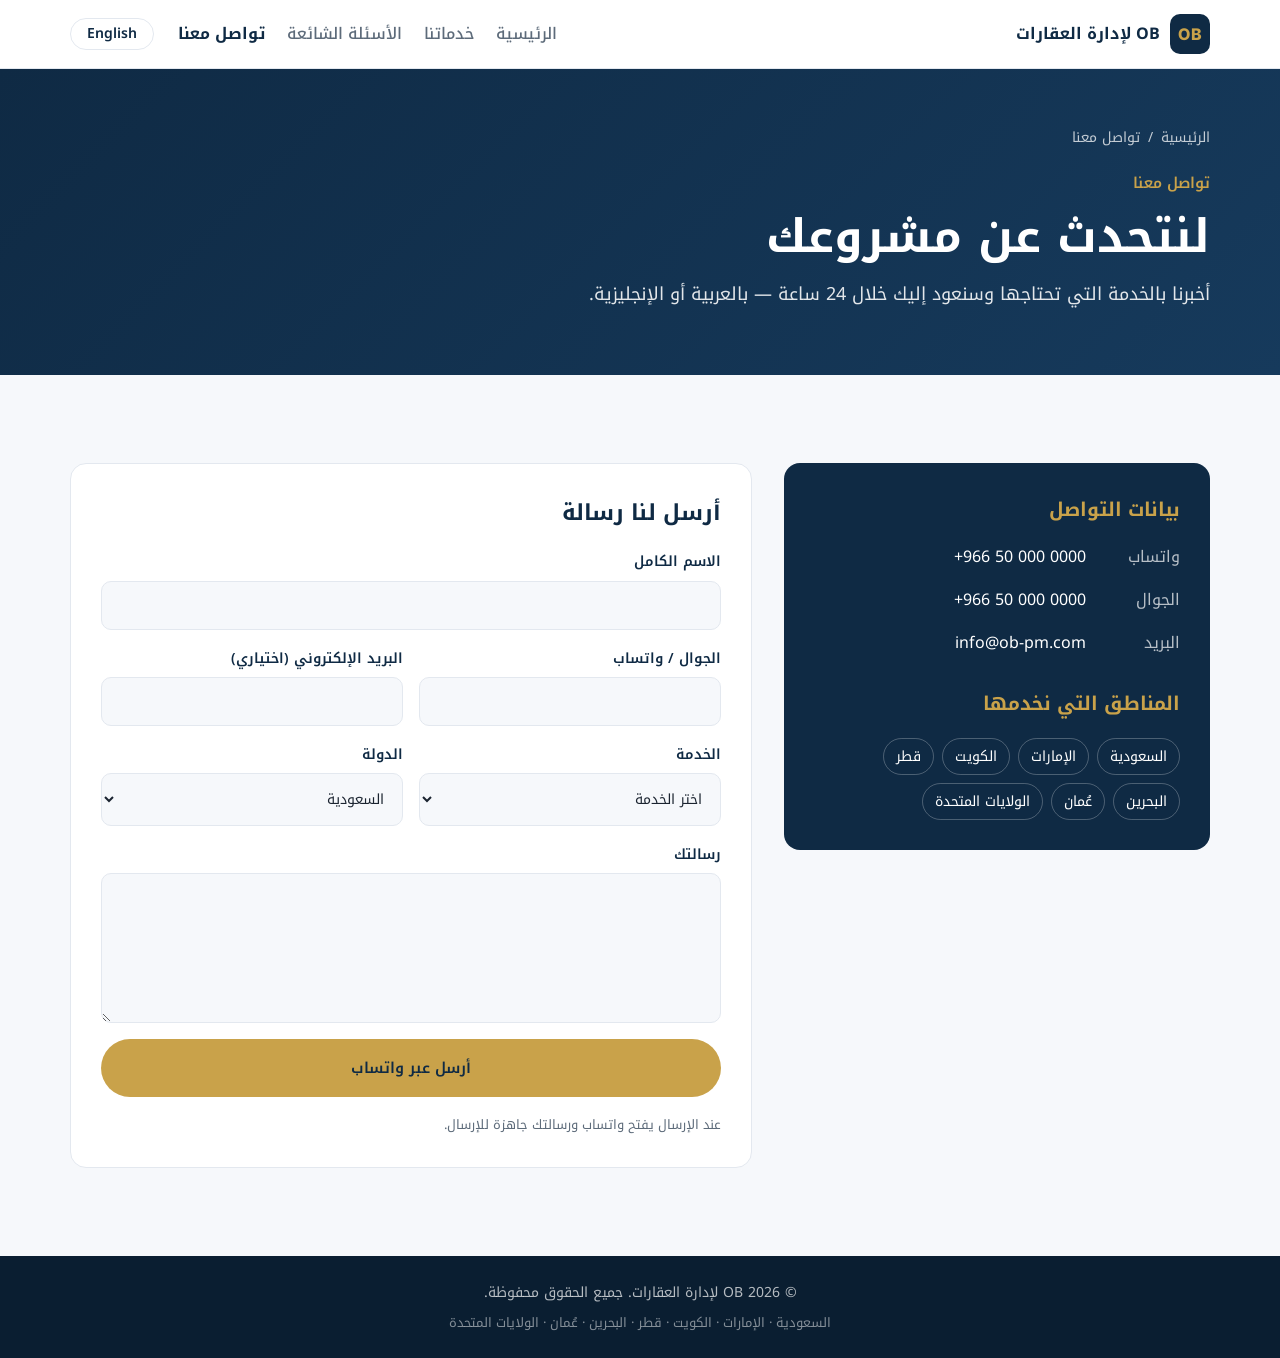
<file: ar/contact.html>
<!doctype html>
<html lang="ar" dir="rtl">
<head>
  <meta charset="utf-8">
  <meta name="viewport" content="width=device-width, initial-scale=1">
  <title>تواصل مع OB لإدارة العقارات | السعودية والخليج وأمريكا</title>
  <meta name="description" content="تواصل مع OB لإدارة العقارات لخدمات إدارة وحدات الإيجار، وتطبيق HubSpot، وتسجيل العلامات التجارية في السعودية، وإنشاء متاجر نون وأمازون وترينديول. نرد خلال 24 ساعة.">
  <meta name="robots" content="index, follow, max-image-preview:large">
  <link rel="canonical" href="https://www.ob-pm.com/ar/contact.html">
  <link rel="alternate" hreflang="en" href="https://www.ob-pm.com/contact.html">
  <link rel="alternate" hreflang="ar" href="https://www.ob-pm.com/ar/contact.html">
  <link rel="alternate" hreflang="x-default" href="https://www.ob-pm.com/contact.html">
  <meta property="og:type" content="website">
  <meta property="og:site_name" content="OB لإدارة العقارات">
  <meta property="og:title" content="تواصل مع OB لإدارة العقارات | السعودية والخليج وأمريكا">
  <meta property="og:description" content="تواصل مع OB لإدارة العقارات لخدمات إدارة وحدات الإيجار، وتطبيق HubSpot، وتسجيل العلامات التجارية في السعودية، وإنشاء متاجر نون وأمازون وترينديول. نرد خلال 24 ساعة.">
  <meta property="og:url" content="https://www.ob-pm.com/ar/contact.html">
  <meta property="og:image" content="https://www.ob-pm.com/og-image.png">
  <meta property="og:locale" content="ar_SA">
  <meta property="og:locale:alternate" content="en_US">
  <meta name="twitter:card" content="summary_large_image">
  <link rel="icon" href="../favicon.svg" type="image/svg+xml">
  <link rel="preconnect" href="https://fonts.googleapis.com">
  <link rel="preconnect" href="https://fonts.gstatic.com" crossorigin>
  <link href="https://fonts.googleapis.com/css2?family=Inter:wght@400;500;600;700;800&family=Noto+Kufi+Arabic:wght@400;500;600;700;800&display=swap" rel="stylesheet">
  <link rel="stylesheet" href="../styles.css">
  <script type="application/ld+json">
{
  "@context": "https://schema.org",
  "@graph": [
    {
      "@type": "Organization",
      "@id": "https://www.ob-pm.com/#organization",
      "name": "OB Property Management",
      "alternateName": "OB لإدارة العقارات",
      "url": "https://www.ob-pm.com/",
      "logo": "https://www.ob-pm.com/favicon.svg",
      "image": "https://www.ob-pm.com/og-image.png",
      "description": "OB لإدارة العقارات في السعودية والخليج وأمريكا: إدارة وحدات الإيجار قصير المدى على Booking.com وAirbnb وAgoda وجاذر إن، وتطبيق HubSpot، وتسجيل العلامات التجارية في السعودية، وإنشاء متاجر نون وأمازون وترينديول.",
      "email": "info@ob-pm.com",
      "telephone": "+966 50 000 0000",
      "areaServed": [
        {
          "@type": "Country",
          "name": "Saudi Arabia"
        },
        {
          "@type": "Country",
          "name": "United Arab Emirates"
        },
        {
          "@type": "Country",
          "name": "Kuwait"
        },
        {
          "@type": "Country",
          "name": "Qatar"
        },
        {
          "@type": "Country",
          "name": "Bahrain"
        },
        {
          "@type": "Country",
          "name": "Oman"
        },
        {
          "@type": "Country",
          "name": "United States"
        }
      ],
      "knowsLanguage": [
        "ar",
        "en"
      ],
      "contactPoint": {
        "@type": "ContactPoint",
        "contactType": "customer service",
        "telephone": "+966 50 000 0000",
        "email": "info@ob-pm.com",
        "availableLanguage": [
          "Arabic",
          "English"
        ],
        "areaServed": [
          "SA",
          "AE",
          "KW",
          "QA",
          "BH",
          "OM",
          "US"
        ]
      }
    },
    {
      "@type": "ContactPage",
      "@id": "https://www.ob-pm.com/ar/contact.html#webpage",
      "url": "https://www.ob-pm.com/ar/contact.html",
      "name": "تواصل مع OB لإدارة العقارات | السعودية والخليج وأمريكا",
      "description": "تواصل مع OB لإدارة العقارات لخدمات إدارة وحدات الإيجار، وتطبيق HubSpot، وتسجيل العلامات التجارية في السعودية، وإنشاء متاجر نون وأمازون وترينديول. نرد خلال 24 ساعة.",
      "inLanguage": "ar",
      "about": {
        "@id": "https://www.ob-pm.com/#organization"
      }
    },
    {
      "@type": "BreadcrumbList",
      "itemListElement": [
        {
          "@type": "ListItem",
          "position": 1,
          "name": "الرئيسية",
          "item": "https://www.ob-pm.com/ar/"
        },
        {
          "@type": "ListItem",
          "position": 2,
          "name": "تواصل معنا",
          "item": "https://www.ob-pm.com/ar/contact.html"
        }
      ]
    }
  ]
}
</script>
</head>
<body>
  <a class="skip-link" href="#main">انتقل إلى المحتوى</a>
  <header class="site-header">
    <div class="container nav">
      <a href="./" class="brand" aria-label="OB لإدارة العقارات">
        <span class="brand-mark">OB</span>
        <span class="brand-name">OB لإدارة العقارات</span>
      </a>
      <nav class="nav-links" id="navLinks" aria-label="القائمة الرئيسية">
        <a href="./">الرئيسية</a>
        <a href="./#services">خدماتنا</a>
        <a href="./#faq">الأسئلة الشائعة</a>
        <a href="contact.html" aria-current="page">تواصل معنا</a>
      </nav>
      <a class="lang-link" href="../contact.html" hreflang="en" lang="en">English</a>
      <button class="menu-toggle" id="menuToggle" aria-label="Menu" aria-expanded="false" aria-controls="navLinks">
        <span></span><span></span><span></span>
      </button>
    </div>
  </header>
  <main id="main">
    <section class="page-hero">
      <div class="container">
        <nav class="breadcrumb" aria-label="Breadcrumb"><a href="./">الرئيسية</a><span aria-hidden="true">/</span><span aria-current="page">تواصل معنا</span></nav>
        <p class="eyebrow">تواصل معنا</p>
        <h1>لنتحدث عن مشروعك</h1>
        <p class="lead">أخبرنا بالخدمة التي تحتاجها وسنعود إليك خلال 24 ساعة — بالعربية أو الإنجليزية.</p>
      </div>
    </section>

    <section class="section contact-section">
      <div class="container contact-grid">
        <aside class="contact-card">
          <h2>بيانات التواصل</h2>
          <ul class="contact-list">
            <li><span>واتساب</span><a href="https://wa.me/966500000000" dir="ltr">+966 50 000 0000</a></li>
            <li><span>الجوال</span><a href="tel:+966500000000" dir="ltr">+966 50 000 0000</a></li>
            <li><span>البريد</span><a href="mailto:info@ob-pm.com" dir="ltr">info@ob-pm.com</a></li>
          </ul>
          <h2>المناطق التي نخدمها</h2>
          <ul class="area-tags">
            <li>السعودية</li>
            <li>الإمارات</li>
            <li>الكويت</li>
            <li>قطر</li>
            <li>البحرين</li>
            <li>عُمان</li>
            <li>الولايات المتحدة</li>
          </ul>
        </aside>

        <form class="contact-form" id="contactForm" data-whatsapp="966500000000" data-intro="مرحباً OB لإدارة العقارات، أنا مهتم بـ:">
          <h2>أرسل لنا رسالة</h2>
          <label><span>الاسم الكامل</span><input name="name" autocomplete="name" required></label>
          <div class="form-row">
            <label><span>الجوال / واتساب</span><input name="phone" type="tel" autocomplete="tel" dir="ltr" required></label>
            <label><span>البريد الإلكتروني (اختياري)</span><input name="email" type="email" autocomplete="email" dir="ltr"></label>
          </div>
          <div class="form-row">
            <label><span>الخدمة</span>
              <select name="service" required>
                <option value="">اختر الخدمة</option>
                <option value="rental">إدارة العقارات للإيجار قصير المدى</option>
                <option value="hubspot">تطبيق HubSpot من الألف إلى الياء</option>
                <option value="trademark">تسجيل العلامات التجارية في السعودية</option>
                <option value="stores">إنشاء متاجر نون وأمازون وترينديول</option>
              </select>
            </label>
            <label><span>الدولة</span>
              <select name="country">
                <option value="SA">السعودية</option>
                <option value="AE">الإمارات</option>
                <option value="KW">الكويت</option>
                <option value="QA">قطر</option>
                <option value="BH">البحرين</option>
                <option value="OM">عُمان</option>
                <option value="US">الولايات المتحدة</option>
              </select>
            </label>
          </div>
          <label><span>رسالتك</span><textarea name="message" rows="5"></textarea></label>
          <button type="submit" class="btn btn-primary">أرسل عبر واتساب</button>
          <p class="form-note">عند الإرسال يفتح واتساب ورسالتك جاهزة للإرسال.</p>
        </form>
      </div>
    </section>
  </main>

  <footer class="site-footer">
    <div class="container footer-inner">
      <p>© <span id="year">2026</span> OB لإدارة العقارات. جميع الحقوق محفوظة.</p>
      <p class="footer-areas">السعودية · الإمارات · الكويت · قطر · البحرين · عُمان · الولايات المتحدة</p>
    </div>
  </footer>
  <script src="../script.js"></script>
</body>
</html>
</file>
<file: styles.css>
:root {
  --navy: #0f2a44;
  --navy-2: #163a5c;
  --gold: #c9a24a;
  --gold-soft: #f4ead2;
  --ink: #1b2430;
  --muted: #5d6b7a;
  --bg: #ffffff;
  --bg-alt: #f6f8fb;
  --line: #e3e8ef;
  --radius: 16px;
  --font: "Inter", system-ui, -apple-system, "Segoe UI", sans-serif;
}

html[lang="ar"] { --font: "Noto Kufi Arabic", "Inter", system-ui, sans-serif; }

* { box-sizing: border-box; }
html { scroll-behavior: smooth; }
body {
  margin: 0;
  font-family: var(--font);
  color: var(--ink);
  background: var(--bg);
  line-height: 1.6;
}
html[lang="ar"] body { line-height: 1.8; }

a { color: inherit; text-decoration: none; }
img, svg { display: block; }

.container { width: min(1140px, 100% - 32px); margin-inline: auto; }

/* Header */
.site-header {
  position: sticky; top: 0; z-index: 50;
  background: rgba(255, 255, 255, .92);
  backdrop-filter: blur(10px);
  border-bottom: 1px solid var(--line);
}
.nav { display: flex; align-items: center; gap: 24px; min-height: 68px; }
.brand { display: flex; align-items: center; gap: 10px; font-weight: 700; color: var(--navy); }
.brand-mark {
  display: grid; place-items: center;
  width: 40px; height: 40px; border-radius: 10px;
  background: var(--navy); color: var(--gold);
  font-family: "Inter", sans-serif; font-weight: 800; letter-spacing: .5px;
}
.nav-links { display: flex; gap: 22px; margin-inline-start: auto; }
.nav-links a { color: var(--muted); font-weight: 500; }
.nav-links a:hover { color: var(--navy); }

.lang-link {
  border: 1px solid var(--line); border-radius: 999px; padding: 7px 16px;
  font: 600 14px/1.2 "Noto Kufi Arabic", "Inter", sans-serif; color: var(--navy);
}
.lang-link:hover { border-color: var(--gold); background: var(--gold-soft); }
.nav-links a[aria-current="page"] { color: var(--navy); font-weight: 700; }
.skip-link { position: absolute; inset-inline-start: 8px; top: -60px; background: var(--navy); color: #fff; padding: 8px 14px; border-radius: 8px; z-index: 100; }
.skip-link:focus { top: 8px; }

.menu-toggle { display: none; background: none; border: 0; cursor: pointer; padding: 8px; }
.menu-toggle span { display: block; width: 22px; height: 2px; background: var(--navy); margin: 5px 0; }

/* Buttons */
.btn {
  display: inline-flex; align-items: center; justify-content: center;
  padding: 13px 26px; border-radius: 999px; font-weight: 600;
  border: 2px solid transparent; cursor: pointer; font-family: inherit; font-size: 15px;
  transition: transform .15s, background .15s;
}
.btn:hover { transform: translateY(-1px); }
.btn-primary { background: var(--gold); color: var(--navy); }
.btn-primary:hover { background: #d8b45e; }
.btn-ghost { border-color: rgba(255,255,255,.4); color: #fff; }
.btn-ghost:hover { background: rgba(255,255,255,.08); }

/* Hero */
.hero {
  background:
    radial-gradient(circle at 85% 20%, rgba(201,162,74,.25), transparent 40%),
    linear-gradient(135deg, var(--navy), var(--navy-2));
  color: #fff;
  padding: 96px 0 80px;
}
.hero-inner { max-width: 820px; }
.eyebrow {
  color: var(--gold); font-weight: 600; font-size: 14px;
  text-transform: uppercase; letter-spacing: 1.5px; margin: 0 0 12px;
}
html[lang="ar"] .eyebrow { text-transform: none; letter-spacing: 0; font-size: 15px; }
.hero h1 { font-size: clamp(32px, 5vw, 54px); line-height: 1.15; margin: 0 0 20px; }
.lead { font-size: 18px; color: inherit; opacity: .88; margin: 0 0 32px; }
.hero-cta { display: flex; flex-wrap: wrap; gap: 14px; }
.hero-stats {
  display: flex; flex-wrap: wrap; gap: 40px; list-style: none; padding: 0; margin: 56px 0 0;
}
.hero-stats strong { display: block; font-size: 30px; color: var(--gold); font-family: "Inter", sans-serif; }
.hero-stats span { opacity: .8; font-size: 14px; }

/* Sections */
.section { padding: 88px 0; }
.section-alt { background: var(--bg-alt); }
.section-head { text-align: center; margin-bottom: 48px; }
.section-head h2 { font-size: clamp(26px, 3.5vw, 38px); margin: 0; color: var(--navy); }

/* Services */
.services-grid { display: grid; grid-template-columns: repeat(2, 1fr); gap: 24px; }
.service-card {
  position: relative; background: #fff; border: 1px solid var(--line);
  border-radius: var(--radius); padding: 32px;
  transition: box-shadow .2s, transform .2s;
}
.service-card:hover { box-shadow: 0 18px 40px -20px rgba(15,42,68,.35); transform: translateY(-3px); }
.service-icon {
  width: 52px; height: 52px; border-radius: 14px; background: var(--gold-soft);
  display: grid; place-items: center; margin-bottom: 18px;
}
.service-icon svg { width: 26px; height: 26px; fill: none; stroke: var(--navy); stroke-width: 1.8; stroke-linecap: round; stroke-linejoin: round; }
.service-num {
  position: absolute; top: 28px; inset-inline-end: 32px;
  font: 800 28px "Inter", sans-serif; color: var(--line);
}
.service-card h3 { margin: 0 0 10px; color: var(--navy); font-size: 21px; }
.service-card p { color: var(--muted); margin: 0 0 16px; }
.platforms { display: flex; flex-wrap: wrap; gap: 8px; margin-bottom: 16px; }
.platforms span {
  font: 600 12px/1 "Inter", sans-serif; padding: 7px 12px; border-radius: 999px;
  background: var(--bg-alt); border: 1px solid var(--line); color: var(--navy);
}
.features { list-style: none; padding: 0; margin: 0; display: grid; gap: 8px; }
.features li { position: relative; padding-inline-start: 26px; }
.features li::before {
  content: ""; position: absolute; inset-inline-start: 0; top: .55em;
  width: 14px; height: 8px; border-left: 2px solid var(--gold); border-bottom: 2px solid var(--gold);
  transform: rotate(-45deg);
}

/* Why */
.why-grid { display: grid; grid-template-columns: repeat(4, 1fr); gap: 20px; }
.why-item { background: #fff; border-radius: var(--radius); padding: 26px; border-top: 3px solid var(--gold); }
.why-item h3 { margin: 0 0 8px; color: var(--navy); font-size: 18px; }
.why-item p { margin: 0; color: var(--muted); }

/* Steps */
.steps { list-style: none; padding: 0; margin: 0; display: grid; grid-template-columns: repeat(4, 1fr); gap: 24px; counter-reset: s; }
.steps li { text-align: center; padding: 10px; }
.step-num {
  display: inline-grid; place-items: center; width: 48px; height: 48px; border-radius: 50%;
  background: var(--navy); color: var(--gold); font: 700 18px "Inter", sans-serif; margin-bottom: 14px;
}
.steps h3 { margin: 0 0 6px; color: var(--navy); font-size: 18px; }
.steps p { margin: 0; color: var(--muted); }

/* FAQ */
.faq-container { max-width: 860px; }
.faq-list { display: grid; gap: 12px; }
.faq-list details { background: #fff; border: 1px solid var(--line); border-radius: 12px; padding: 4px 22px; }
.faq-list details[open] { border-color: var(--gold); }
.faq-list summary { cursor: pointer; list-style: none; display: flex; align-items: center; justify-content: space-between; gap: 16px; padding: 14px 0; }
.faq-list summary::-webkit-details-marker { display: none; }
.faq-list summary::after { content: "+"; font: 600 22px "Inter", sans-serif; color: var(--gold); }
.faq-list details[open] summary::after { content: "−"; }
.faq-list summary h3 { margin: 0; font-size: 17px; color: var(--navy); }
.faq-list details p { margin: 0 0 16px; color: var(--muted); }

/* CTA band */
.cta-band { background: var(--navy); color: #fff; padding: 56px 0; }
.cta-inner { display: flex; align-items: center; justify-content: space-between; gap: 24px; flex-wrap: wrap; }
.cta-band h2 { margin: 0 0 6px; font-size: 28px; }
.cta-band p { margin: 0; opacity: .85; }

/* Contact page */
.page-hero { background: linear-gradient(135deg, var(--navy), var(--navy-2)); color: #fff; padding: 56px 0 64px; }
.page-hero h1 { font-size: clamp(30px, 4.5vw, 46px); margin: 0 0 14px; line-height: 1.2; }
.page-hero .lead { margin: 0; max-width: 680px; }
.breadcrumb { display: flex; gap: 8px; font-size: 14px; opacity: .75; margin-bottom: 20px; }
.breadcrumb a:hover { color: var(--gold); }
.contact-section { background: var(--bg-alt); }
.contact-grid { display: grid; grid-template-columns: 1fr 1.6fr; gap: 32px; align-items: start; }
.contact-card { background: var(--navy); color: #fff; border-radius: var(--radius); padding: 30px; }
.contact-card h2 { font-size: 19px; margin: 0 0 16px; color: var(--gold); }
.contact-card h2:not(:first-child) { margin-top: 30px; }
.contact-list { list-style: none; padding: 0; margin: 0; display: grid; gap: 14px; }
.contact-list li { display: flex; gap: 14px; flex-wrap: wrap; }
.contact-list li > span:first-child { opacity: .7; min-width: 80px; }
.contact-list a:hover { color: var(--gold); }
.area-tags { list-style: none; padding: 0; margin: 0; display: flex; flex-wrap: wrap; gap: 8px; }
.area-tags li { border: 1px solid rgba(255,255,255,.25); border-radius: 999px; padding: 5px 12px; font-size: 14px; }
.contact-form {
  background: #fff; color: var(--ink); border-radius: var(--radius); padding: 30px;
  display: grid; gap: 16px; border: 1px solid var(--line);
}
.contact-form h2 { margin: 0; color: var(--navy); font-size: 22px; }
.form-row { display: grid; grid-template-columns: 1fr 1fr; gap: 16px; }
.contact-form label { display: grid; gap: 6px; font-weight: 600; font-size: 14px; color: var(--navy); }
.contact-form input, .contact-form select, .contact-form textarea {
  font: inherit; font-weight: 400; padding: 11px 14px; border-radius: 10px;
  border: 1px solid var(--line); background: var(--bg-alt); color: var(--ink); width: 100%;
}
.contact-form input:focus, .contact-form select:focus, .contact-form textarea:focus {
  outline: 2px solid var(--gold); outline-offset: 1px; background: #fff;
}
.form-note { margin: 0; font-size: 13px; color: var(--muted); }

/* Footer */
.site-footer { background: #0a1e31; color: rgba(255,255,255,.7); padding: 24px 0; text-align: center; font-size: 14px; }
.site-footer p { margin: 0; }
.footer-inner { display: grid; gap: 6px; }
.footer-areas { font-size: 13px; opacity: .7; }

/* Responsive */
@media (max-width: 960px) {
  .why-grid, .steps { grid-template-columns: repeat(2, 1fr); }
  .contact-grid { grid-template-columns: 1fr; }
}
@media (max-width: 760px) {
  .nav { gap: 12px; }
  .brand-name { display: none; }
  .menu-toggle { display: block; }
  .lang-link { margin-inline-start: auto; }
  .nav-links {
    display: none; position: absolute; top: 68px; inset-inline: 0;
    flex-direction: column; gap: 0; background: #fff; border-bottom: 1px solid var(--line);
  }
  .nav-links.open { display: flex; }
  .nav-links a { padding: 14px 16px; border-top: 1px solid var(--line); }
  .services-grid, .why-grid, .steps { grid-template-columns: 1fr; }
  .hero { padding: 64px 0 56px; }
  .section { padding: 64px 0; }
  .service-card { padding: 24px; }
  .hero-stats { gap: 24px; }
  .form-row { grid-template-columns: 1fr; }
  .cta-band { text-align: center; }
  .cta-inner { justify-content: center; }
}
</file>
